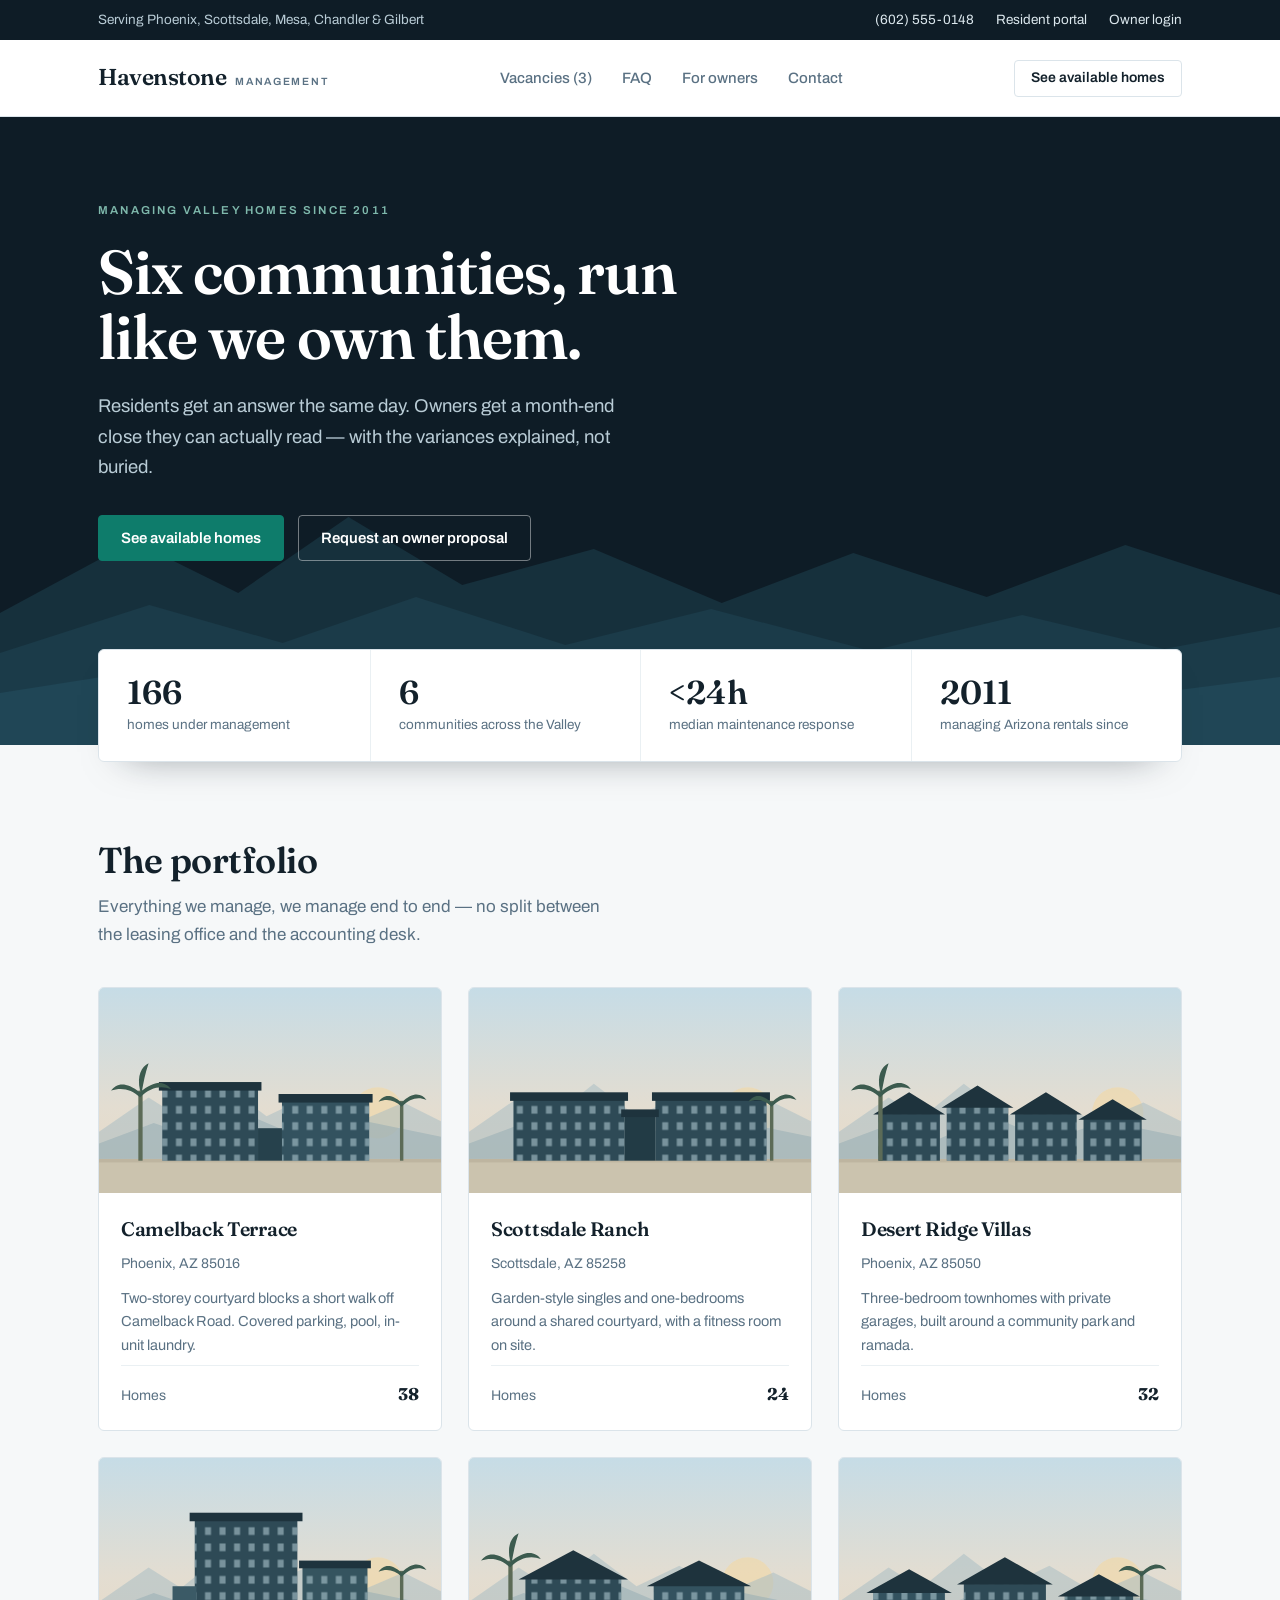
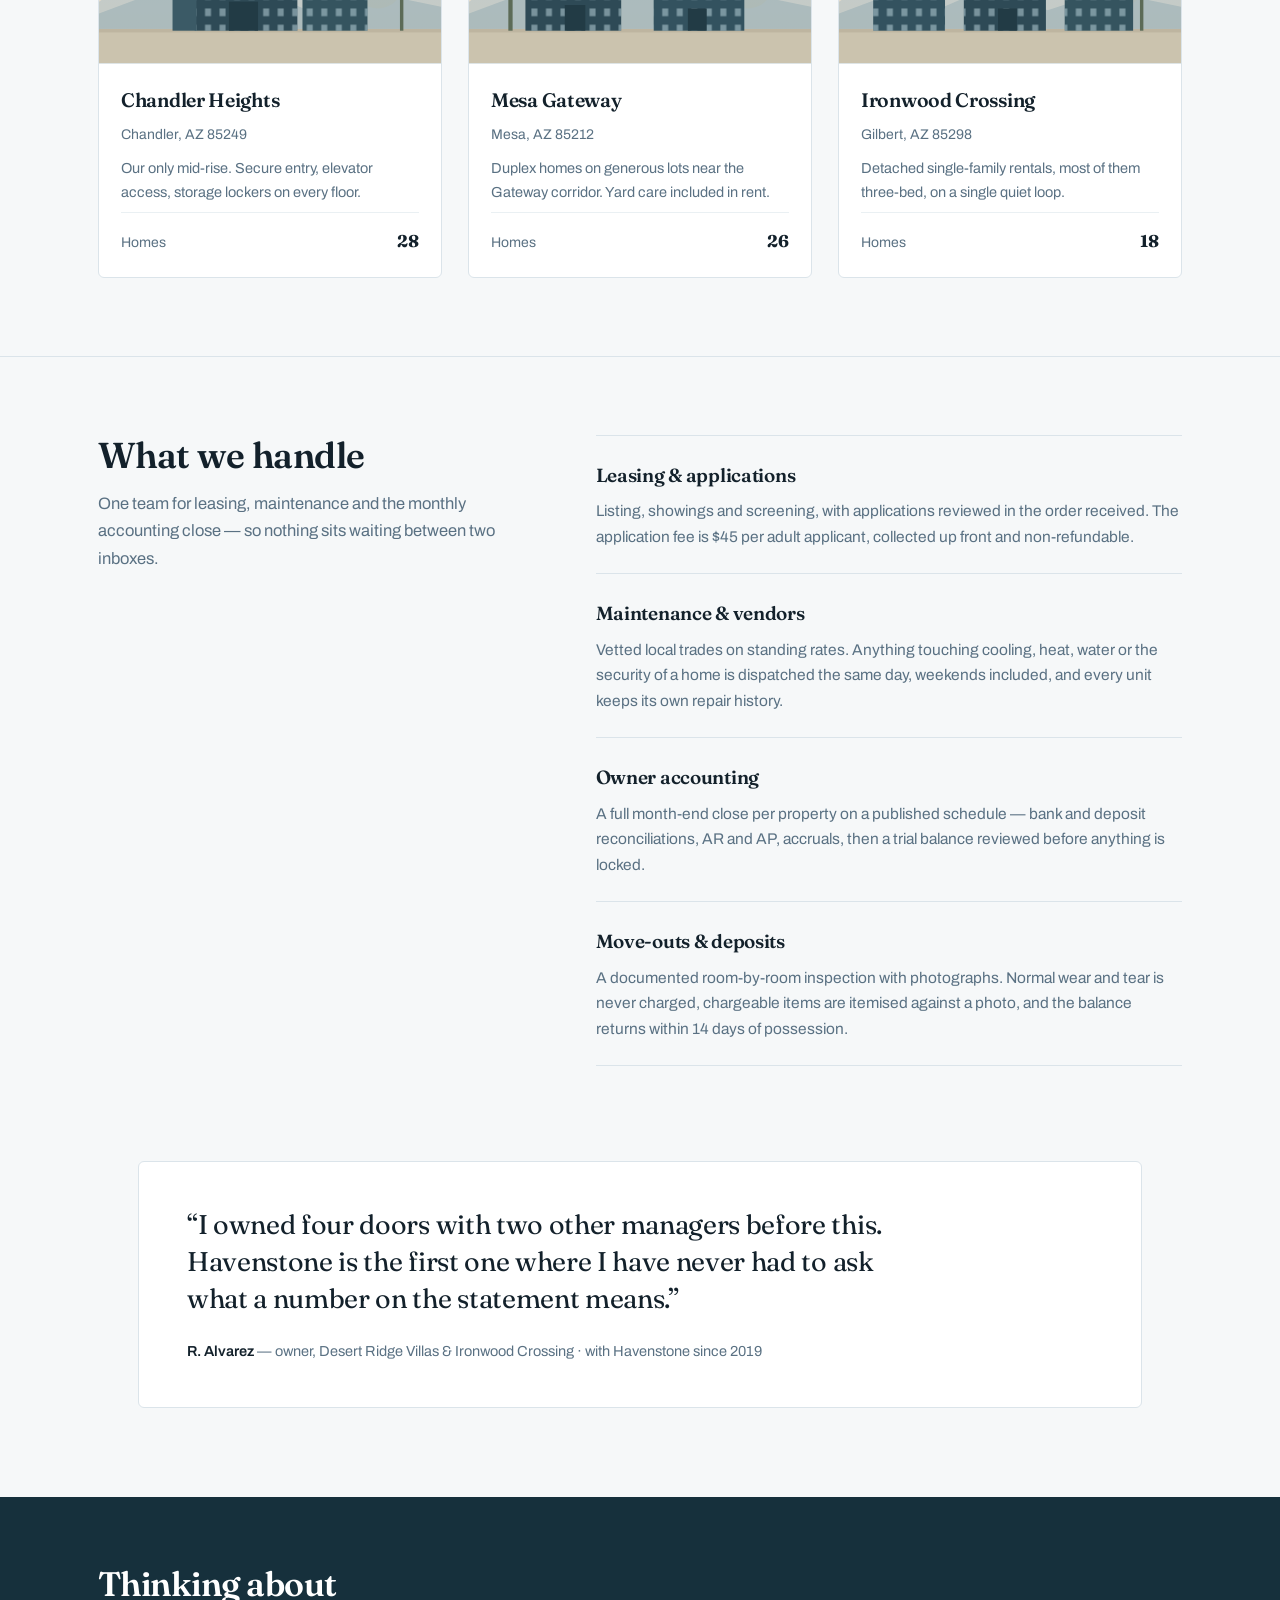
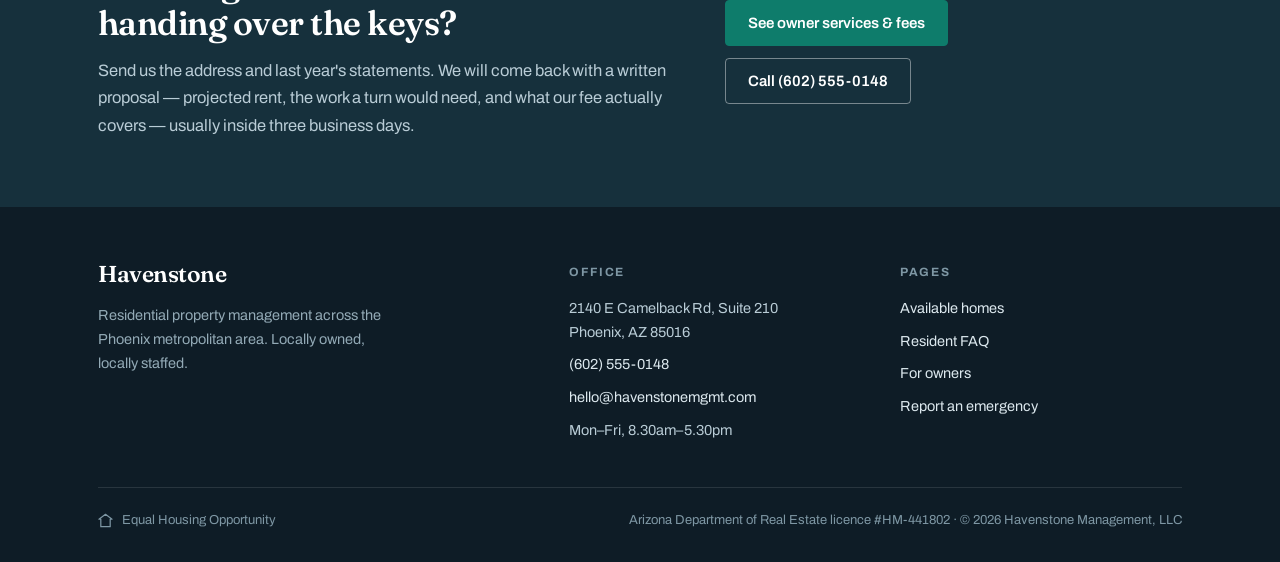
<file: index.html>
<!doctype html>
<html lang="en">
<head>
<meta charset="utf-8">
<meta name="viewport" content="width=device-width, initial-scale=1">
<title>Havenstone Management — Property management across the Valley</title>
<meta name="description" content="Havenstone Management operates six residential communities in Phoenix, Scottsdale, Mesa, Chandler and Gilbert. Leasing, maintenance and owner accounting under one roof since 2011.">
<link rel="preconnect" href="https://fonts.googleapis.com">
<link rel="preconnect" href="https://fonts.gstatic.com" crossorigin>
<link rel="stylesheet" href="https://fonts.googleapis.com/css2?family=Fraunces:opsz,wght@9..144,400;9..144,600;9..144,700&family=Archivo:wght@400;500;600;700&display=swap">
<link rel="stylesheet" href="assets/site.css">
</head>
<body>
<svg class="sprite" aria-hidden="true" focusable="false" xmlns="http://www.w3.org/2000/svg">
<defs>
  <linearGradient id="hv-sky" x1="0" y1="0" x2="0" y2="1">
    <stop offset="0" stop-color="#C6DCE6"/><stop offset=".58" stop-color="#E3DDD1"/><stop offset="1" stop-color="#E9D9C2"/>
  </linearGradient>
  <pattern id="hv-win" width="17" height="19" patternUnits="userSpaceOnUse">
    <rect x="5" y="5" width="7" height="9" fill="#BDD6DE" opacity=".52"/>
  </pattern>
  <g id="hv-base">
    <rect width="400" height="240" fill="url(#hv-sky)"/>
    <circle cx="326" cy="146" r="30" fill="#F2D9A6" opacity=".62"/>
    <path d="M0 168 L58 128 L96 152 L146 112 L196 150 L246 126 L300 158 L356 134 L400 156 L400 200 L0 200Z" fill="#A6BCC4" opacity=".5"/>
    <path d="M0 182 L64 158 L118 176 L178 150 L244 178 L312 156 L400 174 L400 205 L0 205Z" fill="#8CA6B0" opacity=".45"/>
    <rect y="200" width="400" height="40" fill="#CBC3AE"/>
    <rect y="200" width="400" height="4" fill="#B9B09A" opacity=".7"/>
  </g>
  <g id="hv-palm-l">
    <rect x="46" y="120" width="5" height="82" fill="#5C6B57"/>
    <path d="M48 122 C30 108 20 112 14 120 C26 116 38 118 48 128Z M48 122 C66 106 78 110 84 118 C72 114 60 116 48 128Z M48 120 C44 102 50 92 58 88 C54 100 52 110 50 122Z" fill="#3C5B4F"/>
  </g>
  <g id="hv-palm-r">
    <rect x="352" y="132" width="4" height="70" fill="#5C6B57"/>
    <path d="M354 134 C340 122 332 126 327 133 C337 129 346 131 354 139Z M354 134 C368 120 378 124 383 131 C373 127 364 129 354 139Z" fill="#3C5B4F"/>
  </g>

  <!-- Camelback Terrace: two-storey courtyard blocks -->
  <symbol id="sc-camelback" viewBox="0 0 400 240">
    <use href="#hv-base"/>
    <g>
      <rect x="74" y="118" width="112" height="84" fill="#2E4A56"/><rect x="74" y="118" width="112" height="84" fill="url(#hv-win)"/>
      <rect x="70" y="110" width="120" height="10" fill="#1E333D"/>
      <rect x="214" y="132" width="102" height="70" fill="#33525F"/><rect x="214" y="132" width="102" height="70" fill="url(#hv-win)"/>
      <rect x="210" y="124" width="110" height="10" fill="#1E333D"/>
      <rect x="186" y="164" width="28" height="38" fill="#26414C"/>
    </g>
    <use href="#hv-palm-l"/><use href="#hv-palm-r"/>
  </symbol>

  <!-- Scottsdale Ranch: long garden-style block with breezeway -->
  <symbol id="sc-scottsdale" viewBox="0 0 400 240">
    <use href="#hv-base"/>
    <g>
      <rect x="52" y="130" width="130" height="72" fill="#2E4A56"/><rect x="52" y="130" width="130" height="72" fill="url(#hv-win)"/>
      <rect x="218" y="130" width="130" height="72" fill="#2E4A56"/><rect x="218" y="130" width="130" height="72" fill="url(#hv-win)"/>
      <rect x="48" y="122" width="138" height="10" fill="#1E333D"/>
      <rect x="214" y="122" width="138" height="10" fill="#1E333D"/>
      <rect x="182" y="150" width="36" height="52" fill="#223B45"/>
      <rect x="178" y="142" width="44" height="9" fill="#1E333D"/>
    </g>
    <use href="#hv-palm-r"/>
  </symbol>

  <!-- Desert Ridge Villas: gabled townhome row -->
  <symbol id="sc-desertridge" viewBox="0 0 400 240">
    <use href="#hv-base"/>
    <g fill="#2E4A56">
      <rect x="46" y="146" width="72" height="56"/><rect x="126" y="138" width="72" height="64"/>
      <rect x="206" y="146" width="72" height="56"/><rect x="286" y="152" width="68" height="50"/>
    </g>
    <g fill="url(#hv-win)">
      <rect x="46" y="146" width="72" height="56"/><rect x="126" y="138" width="72" height="64"/>
      <rect x="206" y="146" width="72" height="56"/><rect x="286" y="152" width="68" height="50"/>
    </g>
    <g fill="#1E333D">
      <path d="M40 148 L82 122 L124 148Z"/><path d="M120 140 L162 114 L204 140Z"/>
      <path d="M200 148 L242 122 L284 148Z"/><path d="M280 154 L320 130 L360 154Z"/>
    </g>
    <use href="#hv-palm-l"/>
  </symbol>

  <!-- Chandler Heights: four-storey mid-rise -->
  <symbol id="sc-chandler" viewBox="0 0 400 240">
    <use href="#hv-base"/>
    <g>
      <rect x="112" y="72" width="120" height="130" fill="#2E4A56"/><rect x="112" y="72" width="120" height="130" fill="url(#hv-win)"/>
      <rect x="106" y="64" width="132" height="10" fill="#1E333D"/>
      <rect x="238" y="128" width="76" height="74" fill="#35545F"/><rect x="238" y="128" width="76" height="74" fill="url(#hv-win)"/>
      <rect x="234" y="120" width="84" height="9" fill="#1E333D"/>
      <rect x="152" y="168" width="34" height="34" fill="#223B45"/>
      <rect x="86" y="150" width="28" height="52" fill="#3B5A66"/>
    </g>
    <use href="#hv-palm-r"/>
  </symbol>

  <!-- Mesa Gateway: duplex pair -->
  <symbol id="sc-mesa" viewBox="0 0 400 240">
    <use href="#hv-base"/>
    <g>
      <rect x="66" y="140" width="112" height="62" fill="#2E4A56"/><rect x="66" y="140" width="112" height="62" fill="url(#hv-win)"/>
      <path d="M58 142 L122 108 L186 142Z" fill="#1E333D"/>
      <rect x="216" y="148" width="106" height="54" fill="#33525F"/><rect x="216" y="148" width="106" height="54" fill="url(#hv-win)"/>
      <path d="M208 150 L269 120 L330 150Z" fill="#1E333D"/>
      <rect x="112" y="172" width="24" height="30" fill="#223B45"/>
      <rect x="256" y="176" width="22" height="26" fill="#223B45"/>
    </g>
    <use href="#hv-palm-l"/>
  </symbol>

  <!-- Ironwood Crossing: detached single-family cluster -->
  <symbol id="sc-ironwood" viewBox="0 0 400 240">
    <use href="#hv-base"/>
    <g>
      <rect x="40" y="156" width="84" height="46" fill="#33525F"/><rect x="40" y="156" width="84" height="46" fill="url(#hv-win)"/>
      <path d="M32 158 L82 130 L132 158Z" fill="#1E333D"/>
      <rect x="146" y="146" width="96" height="56" fill="#2E4A56"/><rect x="146" y="146" width="96" height="56" fill="url(#hv-win)"/>
      <path d="M138 148 L194 116 L250 148Z" fill="#1E333D"/>
      <rect x="264" y="160" width="80" height="42" fill="#35545F"/><rect x="264" y="160" width="80" height="42" fill="url(#hv-win)"/>
      <path d="M256 162 L304 136 L352 162Z" fill="#1E333D"/>
      <rect x="186" y="176" width="22" height="26" fill="#223B45"/>
    </g>
    <use href="#hv-palm-r"/>
  </symbol>
</defs>
</svg>

<div class="utility"><div class="shell">
  <span>Serving Phoenix, Scottsdale, Mesa, Chandler &amp; Gilbert</span>
  <span class="utility-links">
    <a href="tel:+16025550148">(602) 555-0148</a>
    <a href="#contact">Resident portal</a>
    <a href="owners.html">Owner login</a>
  </span>
</div></div>

<header class="masthead"><div class="shell">
  <a class="brand" href="index.html">
    <span class="brand-mark">Havenstone</span>
    <span class="brand-sub">Management</span>
  </a>
  <nav aria-label="Main"><ul class="nav">
    <li><a href="vacancies.html">Vacancies (3)</a></li>
    <li><a href="faq.html">FAQ</a></li>
    <li><a href="owners.html">For owners</a></li>
    <li><a href="#contact">Contact</a></li>
  </ul></nav>
  <a class="btn btn-quiet btn-sm" href="vacancies.html">See available homes</a>
</div></header>

<div class="hero">
  <svg class="hero-art" viewBox="0 0 1440 300" preserveAspectRatio="none" aria-hidden="true">
    <path d="M0 168 L150 96 L268 148 L392 72 L520 140 L668 104 L812 158 L960 108 L1110 152 L1266 100 L1440 150 L1440 300 L0 300Z" fill="#16303C"/>
    <path d="M0 208 L168 160 L318 198 L468 152 L636 200 L800 164 L980 206 L1150 170 L1310 204 L1440 182 L1440 300 L0 300Z" fill="#1B3B49"/>
    <path d="M0 248 L200 220 L400 246 L610 216 L840 250 L1080 222 L1300 248 L1440 232 L1440 300 L0 300Z" fill="#204656"/>
  </svg>
  <div class="shell">
    <div class="hero-copy">
      <p class="eyebrow">Managing Valley homes since 2011</p>
      <h1>Six communities, run like we own them.</h1>
      <p class="hero-lede">Residents get an answer the same day. Owners get a month-end close they can actually read — with the variances explained, not buried.</p>
      <div class="hero-actions">
        <a class="btn" href="vacancies.html">See available homes</a>
        <a class="btn btn-ghost" href="owners.html">Request an owner proposal</a>
      </div>
    </div>
  </div>
</div>

<div class="shell statband"><div class="statband-inner">
  <div class="stat"><b>166</b><span>homes under management</span></div>
  <div class="stat"><b>6</b><span>communities across the Valley</span></div>
  <div class="stat"><b>&lt;24h</b><span>median maintenance response</span></div>
  <div class="stat"><b>2011</b><span>managing Arizona rentals since</span></div>
</div></div>

<section class="section">
  <div class="shell">
    <div class="section-head">
      <h2>The portfolio</h2>
      <p>Everything we manage, we manage end to end — no split between the leasing office and the accounting desk.</p>
    </div>
    <div class="portfolio">

      <article class="prop">
        <svg class="prop-art" viewBox="0 0 400 240" role="img" aria-label="Illustration of Camelback Terrace"><use href="#sc-camelback"/></svg>
        <div class="prop-body">
          <h3>Camelback Terrace</h3>
          <p class="prop-loc">Phoenix, AZ 85016</p>
          <p class="prop-note">Two-storey courtyard blocks a short walk off Camelback Road. Covered parking, pool, in-unit laundry.</p>
          <div class="prop-foot"><span>Homes</span><b>38</b></div>
        </div>
      </article>

      <article class="prop">
        <svg class="prop-art" viewBox="0 0 400 240" role="img" aria-label="Illustration of Scottsdale Ranch"><use href="#sc-scottsdale"/></svg>
        <div class="prop-body">
          <h3>Scottsdale Ranch</h3>
          <p class="prop-loc">Scottsdale, AZ 85258</p>
          <p class="prop-note">Garden-style singles and one-bedrooms around a shared courtyard, with a fitness room on site.</p>
          <div class="prop-foot"><span>Homes</span><b>24</b></div>
        </div>
      </article>

      <article class="prop">
        <svg class="prop-art" viewBox="0 0 400 240" role="img" aria-label="Illustration of Desert Ridge Villas"><use href="#sc-desertridge"/></svg>
        <div class="prop-body">
          <h3>Desert Ridge Villas</h3>
          <p class="prop-loc">Phoenix, AZ 85050</p>
          <p class="prop-note">Three-bedroom townhomes with private garages, built around a community park and ramada.</p>
          <div class="prop-foot"><span>Homes</span><b>32</b></div>
        </div>
      </article>

      <article class="prop">
        <svg class="prop-art" viewBox="0 0 400 240" role="img" aria-label="Illustration of Chandler Heights"><use href="#sc-chandler"/></svg>
        <div class="prop-body">
          <h3>Chandler Heights</h3>
          <p class="prop-loc">Chandler, AZ 85249</p>
          <p class="prop-note">Our only mid-rise. Secure entry, elevator access, storage lockers on every floor.</p>
          <div class="prop-foot"><span>Homes</span><b>28</b></div>
        </div>
      </article>

      <article class="prop">
        <svg class="prop-art" viewBox="0 0 400 240" role="img" aria-label="Illustration of Mesa Gateway"><use href="#sc-mesa"/></svg>
        <div class="prop-body">
          <h3>Mesa Gateway</h3>
          <p class="prop-loc">Mesa, AZ 85212</p>
          <p class="prop-note">Duplex homes on generous lots near the Gateway corridor. Yard care included in rent.</p>
          <div class="prop-foot"><span>Homes</span><b>26</b></div>
        </div>
      </article>

      <article class="prop">
        <svg class="prop-art" viewBox="0 0 400 240" role="img" aria-label="Illustration of Ironwood Crossing"><use href="#sc-ironwood"/></svg>
        <div class="prop-body">
          <h3>Ironwood Crossing</h3>
          <p class="prop-loc">Gilbert, AZ 85298</p>
          <p class="prop-note">Detached single-family rentals, most of them three-bed, on a single quiet loop.</p>
          <div class="prop-foot"><span>Homes</span><b>18</b></div>
        </div>
      </article>

    </div>
  </div>
</section>

<hr class="rule">

<section class="section">
  <div class="shell split">
    <div class="split-head">
      <h2>What we handle</h2>
      <p>One team for leasing, maintenance and the monthly accounting close — so nothing sits waiting between two inboxes.</p>
    </div>
    <ul class="services">
      <li class="service">
        <h3>Leasing &amp; applications</h3>
        <p>Listing, showings and screening, with applications reviewed in the order received. The application fee is $45 per adult applicant, collected up front and non-refundable.</p>
      </li>
      <li class="service">
        <h3>Maintenance &amp; vendors</h3>
        <p>Vetted local trades on standing rates. Anything touching cooling, heat, water or the security of a home is dispatched the same day, weekends included, and every unit keeps its own repair history.</p>
      </li>
      <li class="service">
        <h3>Owner accounting</h3>
        <p>A full month-end close per property on a published schedule — bank and deposit reconciliations, AR and AP, accruals, then a trial balance reviewed before anything is locked.</p>
      </li>
      <li class="service">
        <h3>Move-outs &amp; deposits</h3>
        <p>A documented room-by-room inspection with photographs. Normal wear and tear is never charged, chargeable items are itemised against a photo, and the balance returns within 14 days of possession.</p>
      </li>
    </ul>
  </div>
</section>

<section class="section-tight">
  <div class="shell">
    <figure class="quote">
      <blockquote>&ldquo;I owned four doors with two other managers before this. Havenstone is the first one where I have never had to ask what a number on the statement means.&rdquo;</blockquote>
      <figcaption><b>R. Alvarez</b> — owner, Desert Ridge Villas &amp; Ironwood Crossing · with Havenstone since 2019</figcaption>
    </figure>
  </div>
</section>

<section class="band" id="owners">
  <div class="shell">
    <div>
      <h2>Thinking about handing over the keys?</h2>
      <p>Send us the address and last year's statements. We will come back with a written proposal — projected rent, the work a turn would need, and what our fee actually covers — usually inside three business days.</p>
    </div>
    <div class="band-actions">
      <a class="btn" href="owners.html">See owner services &amp; fees</a>
      <a class="btn btn-ghost" href="tel:+16025550148">Call (602) 555-0148</a>
    </div>
  </div>
</section>

<footer class="footer" id="contact"><div class="shell">
  <div class="footer-cols">
    <div class="footer-brand">
      <span class="brand-mark">Havenstone</span>
      <p>Residential property management across the Phoenix metropolitan area. Locally owned, locally staffed.</p>
    </div>
    <div>
      <h4>Office</h4>
      <ul>
        <li>2140 E Camelback Rd, Suite 210<br>Phoenix, AZ 85016</li>
        <li><a href="tel:+16025550148">(602) 555-0148</a></li>
        <li><a href="mailto:hello@havenstonemgmt.com">hello@havenstonemgmt.com</a></li>
        <li>Mon&ndash;Fri, 8.30am&ndash;5.30pm</li>
      </ul>
    </div>
    <div>
      <h4>Pages</h4>
      <ul>
        <li><a href="vacancies.html">Available homes</a></li>
        <li><a href="faq.html">Resident FAQ</a></li>
        <li><a href="owners.html">For owners</a></li>
        <li><a href="tel:+16025550148">Report an emergency</a></li>
      </ul>
    </div>
  </div>
  <div class="footer-legal">
    <span class="eho">
      <svg width="15" height="15" viewBox="0 0 16 16" aria-hidden="true"><path d="M8 1.4 15 6.6h-2v8H3v-8H1L8 1.4Z" fill="none" stroke="#7E97A4" stroke-width="1.3" stroke-linejoin="round"/></svg>
      Equal Housing Opportunity
    </span>
    <span>Arizona Department of Real Estate licence #HM-441802 · &copy; 2026 Havenstone Management, LLC</span>
  </div>
</div></footer>
</body>
</html>
</file>
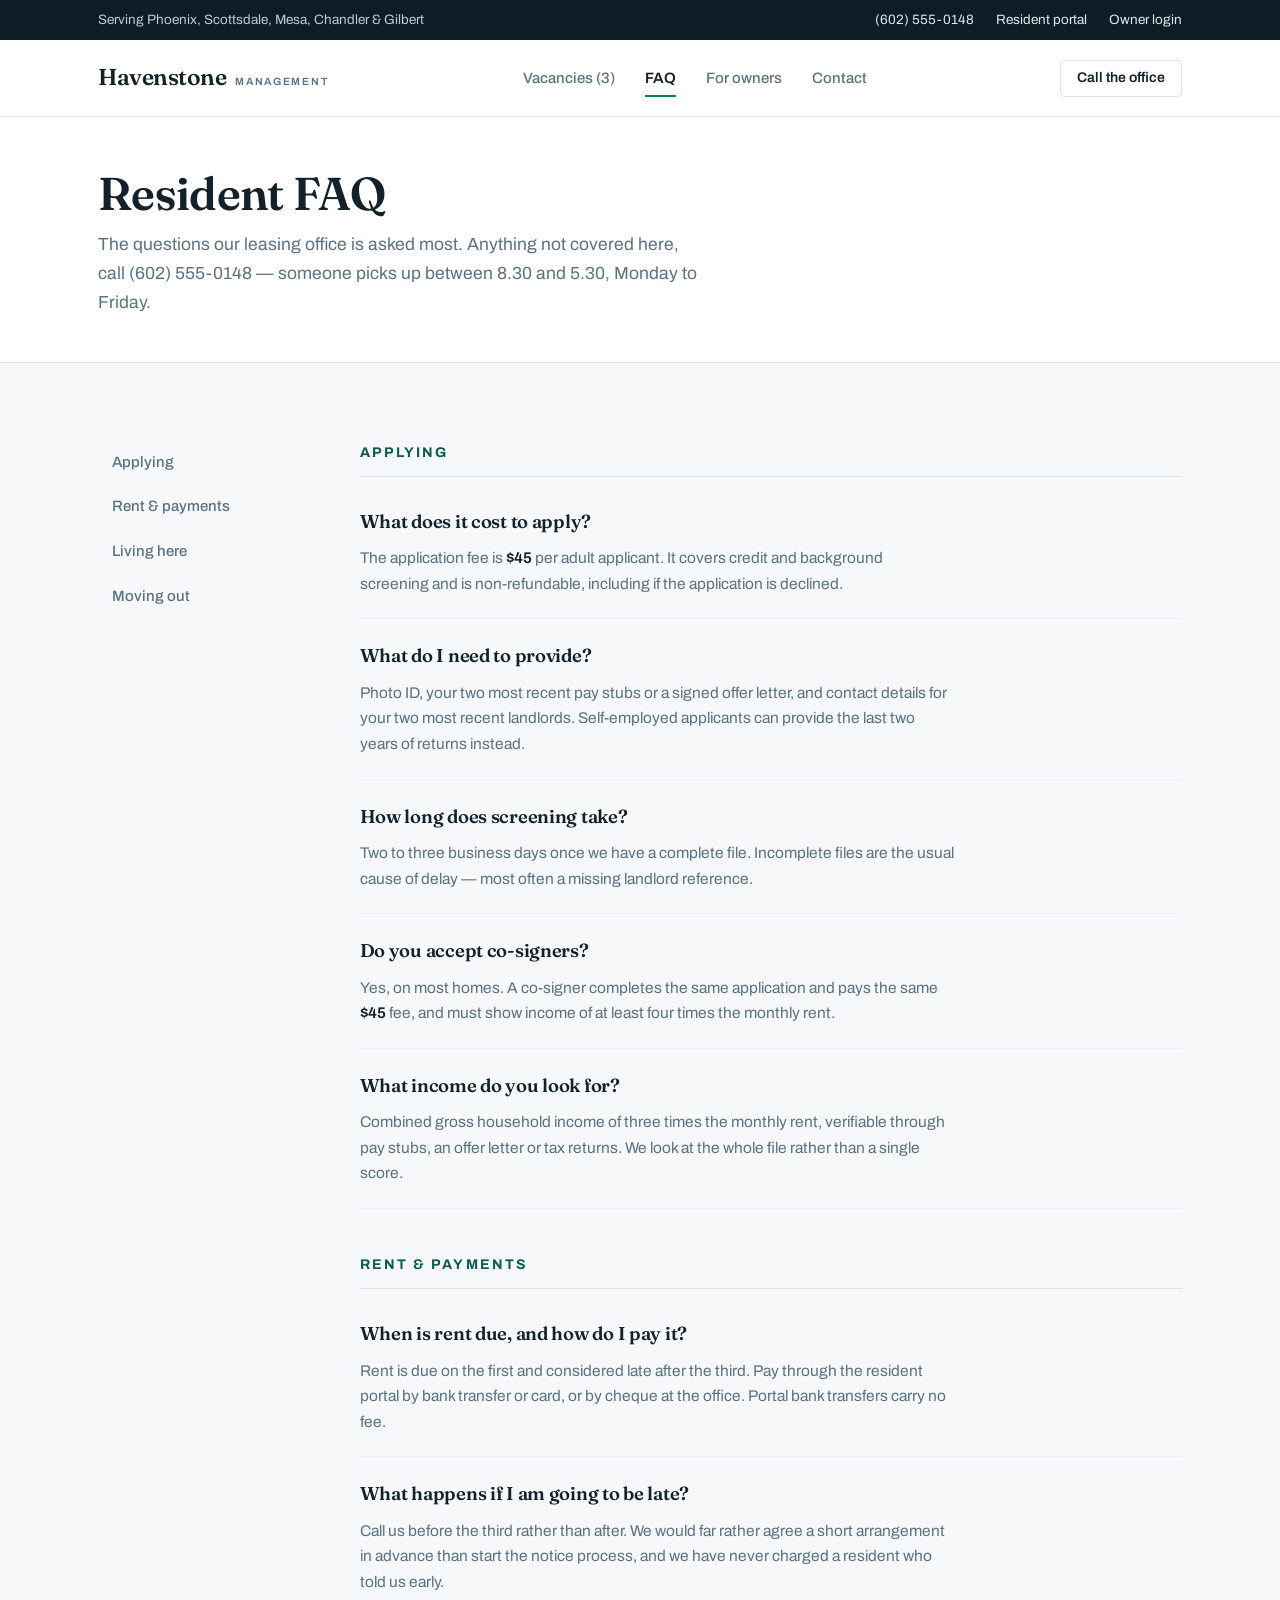
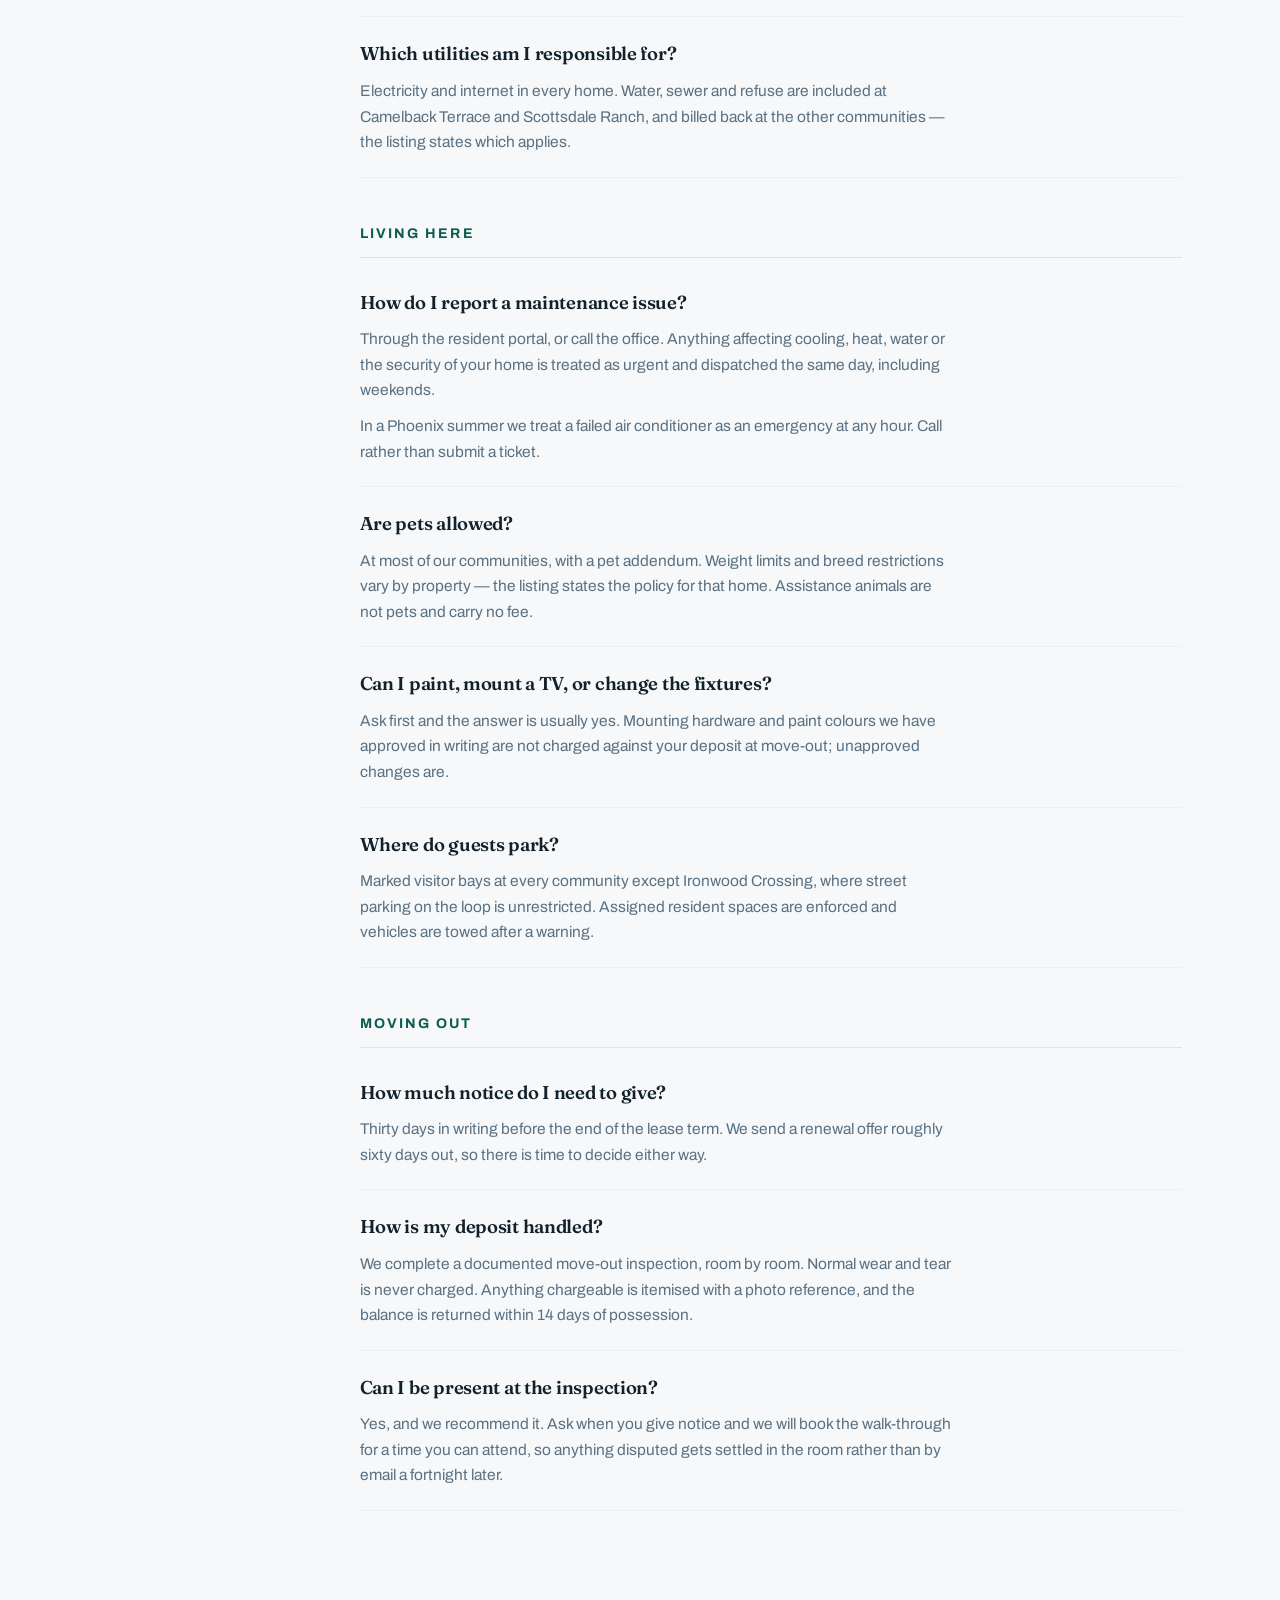
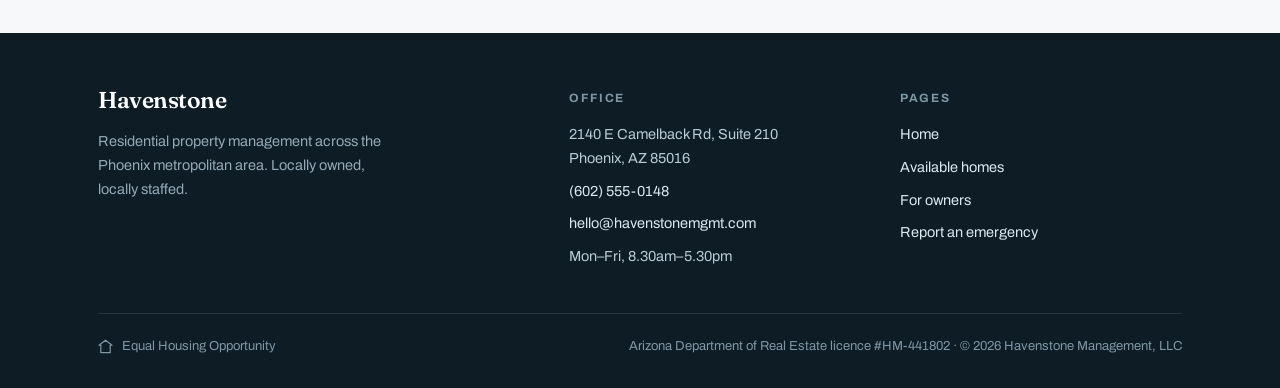
<file: faq.html>
<!doctype html>
<html lang="en">
<head>
<meta charset="utf-8">
<meta name="viewport" content="width=device-width, initial-scale=1">
<title>Resident FAQ — Havenstone Management</title>
<meta name="description" content="Applying, paying rent, maintenance, pets and move-out — the questions the Havenstone leasing office is asked most.">
<link rel="preconnect" href="https://fonts.googleapis.com">
<link rel="preconnect" href="https://fonts.gstatic.com" crossorigin>
<link rel="stylesheet" href="https://fonts.googleapis.com/css2?family=Fraunces:opsz,wght@9..144,400;9..144,600;9..144,700&family=Archivo:wght@400;500;600;700&display=swap">
<link rel="stylesheet" href="assets/site.css">
</head>
<body>

<div class="utility"><div class="shell">
  <span>Serving Phoenix, Scottsdale, Mesa, Chandler &amp; Gilbert</span>
  <span class="utility-links">
    <a href="tel:+16025550148">(602) 555-0148</a>
    <a href="index.html#contact">Resident portal</a>
    <a href="owners.html">Owner login</a>
  </span>
</div></div>

<header class="masthead"><div class="shell">
  <a class="brand" href="index.html">
    <span class="brand-mark">Havenstone</span>
    <span class="brand-sub">Management</span>
  </a>
  <nav aria-label="Main"><ul class="nav">
    <li><a href="vacancies.html">Vacancies (3)</a></li>
    <li><a href="faq.html" aria-current="page">FAQ</a></li>
    <li><a href="owners.html">For owners</a></li>
    <li><a href="index.html#contact">Contact</a></li>
  </ul></nav>
  <a class="btn btn-quiet btn-sm" href="tel:+16025550148">Call the office</a>
</div></header>

<div class="pagehead"><div class="shell">
  <h1>Resident FAQ</h1>
  <p>The questions our leasing office is asked most. Anything not covered here, call (602) 555-0148 — someone picks up between 8.30 and 5.30, Monday to Friday.</p>
</div></div>

<section class="section">
  <div class="shell faq-grid">

    <nav aria-label="On this page"><ul class="faq-nav">
      <li><a href="#applying">Applying</a></li>
      <li><a href="#rent">Rent &amp; payments</a></li>
      <li><a href="#living">Living here</a></li>
      <li><a href="#moving">Moving out</a></li>
    </ul></nav>

    <div>

      <div class="faq-group" id="applying">
        <h2>Applying</h2>

        <div class="qa">
          <h3>What does it cost to apply?</h3>
          <p>The application fee is <strong>$45</strong> per adult applicant. It covers credit and background screening and is non-refundable, including if the application is declined.</p>
        </div>

        <div class="qa">
          <h3>What do I need to provide?</h3>
          <p>Photo ID, your two most recent pay stubs or a signed offer letter, and contact details for your two most recent landlords. Self-employed applicants can provide the last two years of returns instead.</p>
        </div>

        <div class="qa">
          <h3>How long does screening take?</h3>
          <p>Two to three business days once we have a complete file. Incomplete files are the usual cause of delay — most often a missing landlord reference.</p>
        </div>

        <div class="qa">
          <h3>Do you accept co-signers?</h3>
          <p>Yes, on most homes. A co-signer completes the same application and pays the same <strong>$45</strong> fee, and must show income of at least four times the monthly rent.</p>
        </div>

        <div class="qa">
          <h3>What income do you look for?</h3>
          <p>Combined gross household income of three times the monthly rent, verifiable through pay stubs, an offer letter or tax returns. We look at the whole file rather than a single score.</p>
        </div>
      </div>

      <div class="faq-group" id="rent">
        <h2>Rent &amp; payments</h2>

        <div class="qa">
          <h3>When is rent due, and how do I pay it?</h3>
          <p>Rent is due on the first and considered late after the third. Pay through the resident portal by bank transfer or card, or by cheque at the office. Portal bank transfers carry no fee.</p>
        </div>

        <div class="qa">
          <h3>What happens if I am going to be late?</h3>
          <p>Call us before the third rather than after. We would far rather agree a short arrangement in advance than start the notice process, and we have never charged a resident who told us early.</p>
        </div>

        <div class="qa">
          <h3>Which utilities am I responsible for?</h3>
          <p>Electricity and internet in every home. Water, sewer and refuse are included at Camelback Terrace and Scottsdale Ranch, and billed back at the other communities — the listing states which applies.</p>
        </div>
      </div>

      <div class="faq-group" id="living">
        <h2>Living here</h2>

        <div class="qa">
          <h3>How do I report a maintenance issue?</h3>
          <p>Through the resident portal, or call the office. Anything affecting cooling, heat, water or the security of your home is treated as urgent and dispatched the same day, including weekends.</p>
          <p>In a Phoenix summer we treat a failed air conditioner as an emergency at any hour. Call rather than submit a ticket.</p>
        </div>

        <div class="qa">
          <h3>Are pets allowed?</h3>
          <p>At most of our communities, with a pet addendum. Weight limits and breed restrictions vary by property — the listing states the policy for that home. Assistance animals are not pets and carry no fee.</p>
        </div>

        <div class="qa">
          <h3>Can I paint, mount a TV, or change the fixtures?</h3>
          <p>Ask first and the answer is usually yes. Mounting hardware and paint colours we have approved in writing are not charged against your deposit at move-out; unapproved changes are.</p>
        </div>

        <div class="qa">
          <h3>Where do guests park?</h3>
          <p>Marked visitor bays at every community except Ironwood Crossing, where street parking on the loop is unrestricted. Assigned resident spaces are enforced and vehicles are towed after a warning.</p>
        </div>
      </div>

      <div class="faq-group" id="moving">
        <h2>Moving out</h2>

        <div class="qa">
          <h3>How much notice do I need to give?</h3>
          <p>Thirty days in writing before the end of the lease term. We send a renewal offer roughly sixty days out, so there is time to decide either way.</p>
        </div>

        <div class="qa">
          <h3>How is my deposit handled?</h3>
          <p>We complete a documented move-out inspection, room by room. Normal wear and tear is never charged. Anything chargeable is itemised with a photo reference, and the balance is returned within 14 days of possession.</p>
        </div>

        <div class="qa">
          <h3>Can I be present at the inspection?</h3>
          <p>Yes, and we recommend it. Ask when you give notice and we will book the walk-through for a time you can attend, so anything disputed gets settled in the room rather than by email a fortnight later.</p>
        </div>
      </div>

    </div>
  </div>
</section>

<footer class="footer"><div class="shell">
  <div class="footer-cols">
    <div class="footer-brand">
      <span class="brand-mark">Havenstone</span>
      <p>Residential property management across the Phoenix metropolitan area. Locally owned, locally staffed.</p>
    </div>
    <div>
      <h4>Office</h4>
      <ul>
        <li>2140 E Camelback Rd, Suite 210<br>Phoenix, AZ 85016</li>
        <li><a href="tel:+16025550148">(602) 555-0148</a></li>
        <li><a href="mailto:hello@havenstonemgmt.com">hello@havenstonemgmt.com</a></li>
        <li>Mon&ndash;Fri, 8.30am&ndash;5.30pm</li>
      </ul>
    </div>
    <div>
      <h4>Pages</h4>
      <ul>
        <li><a href="index.html">Home</a></li>
        <li><a href="vacancies.html">Available homes</a></li>
        <li><a href="owners.html">For owners</a></li>
        <li><a href="tel:+16025550148">Report an emergency</a></li>
      </ul>
    </div>
  </div>
  <div class="footer-legal">
    <span class="eho">
      <svg width="15" height="15" viewBox="0 0 16 16" aria-hidden="true"><path d="M8 1.4 15 6.6h-2v8H3v-8H1L8 1.4Z" fill="none" stroke="#7E97A4" stroke-width="1.3" stroke-linejoin="round"/></svg>
      Equal Housing Opportunity
    </span>
    <span>Arizona Department of Real Estate licence #HM-441802 · &copy; 2026 Havenstone Management, LLC</span>
  </div>
</div></footer>
</body>
</html>
</file>
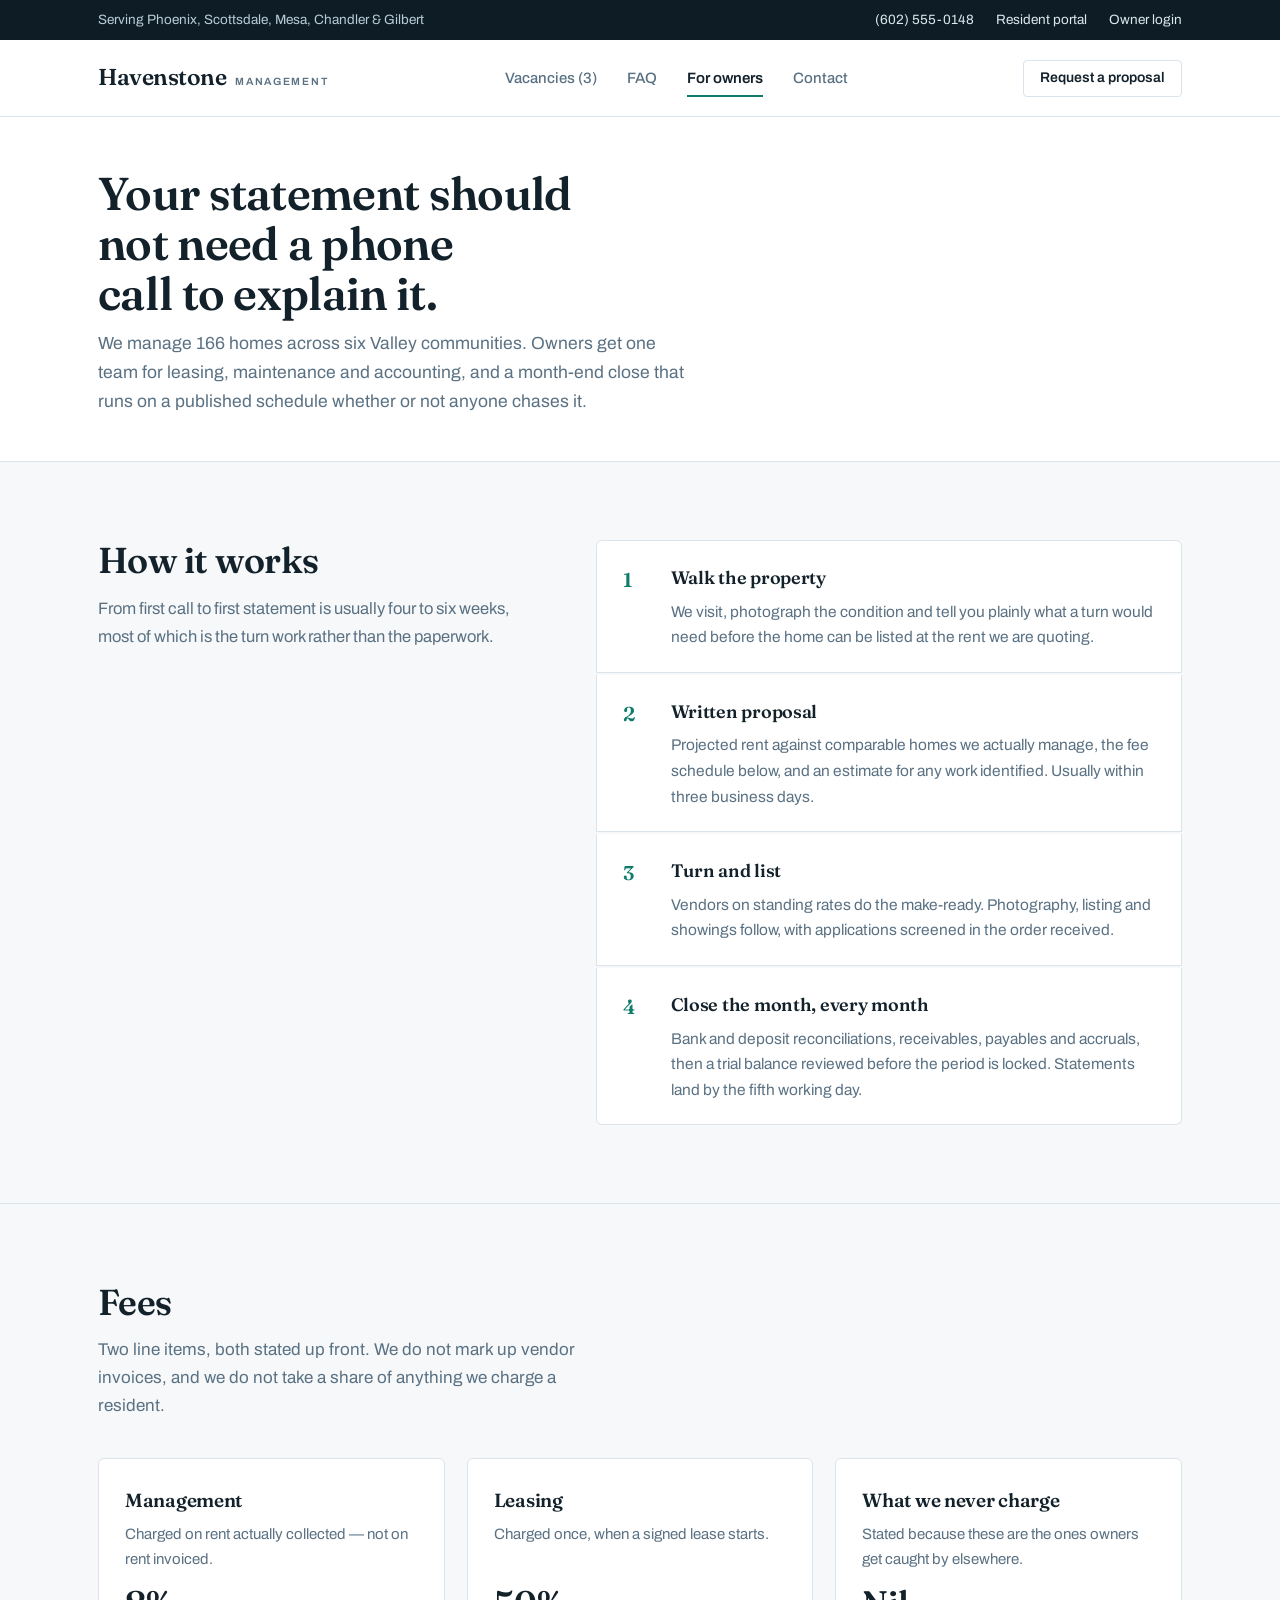
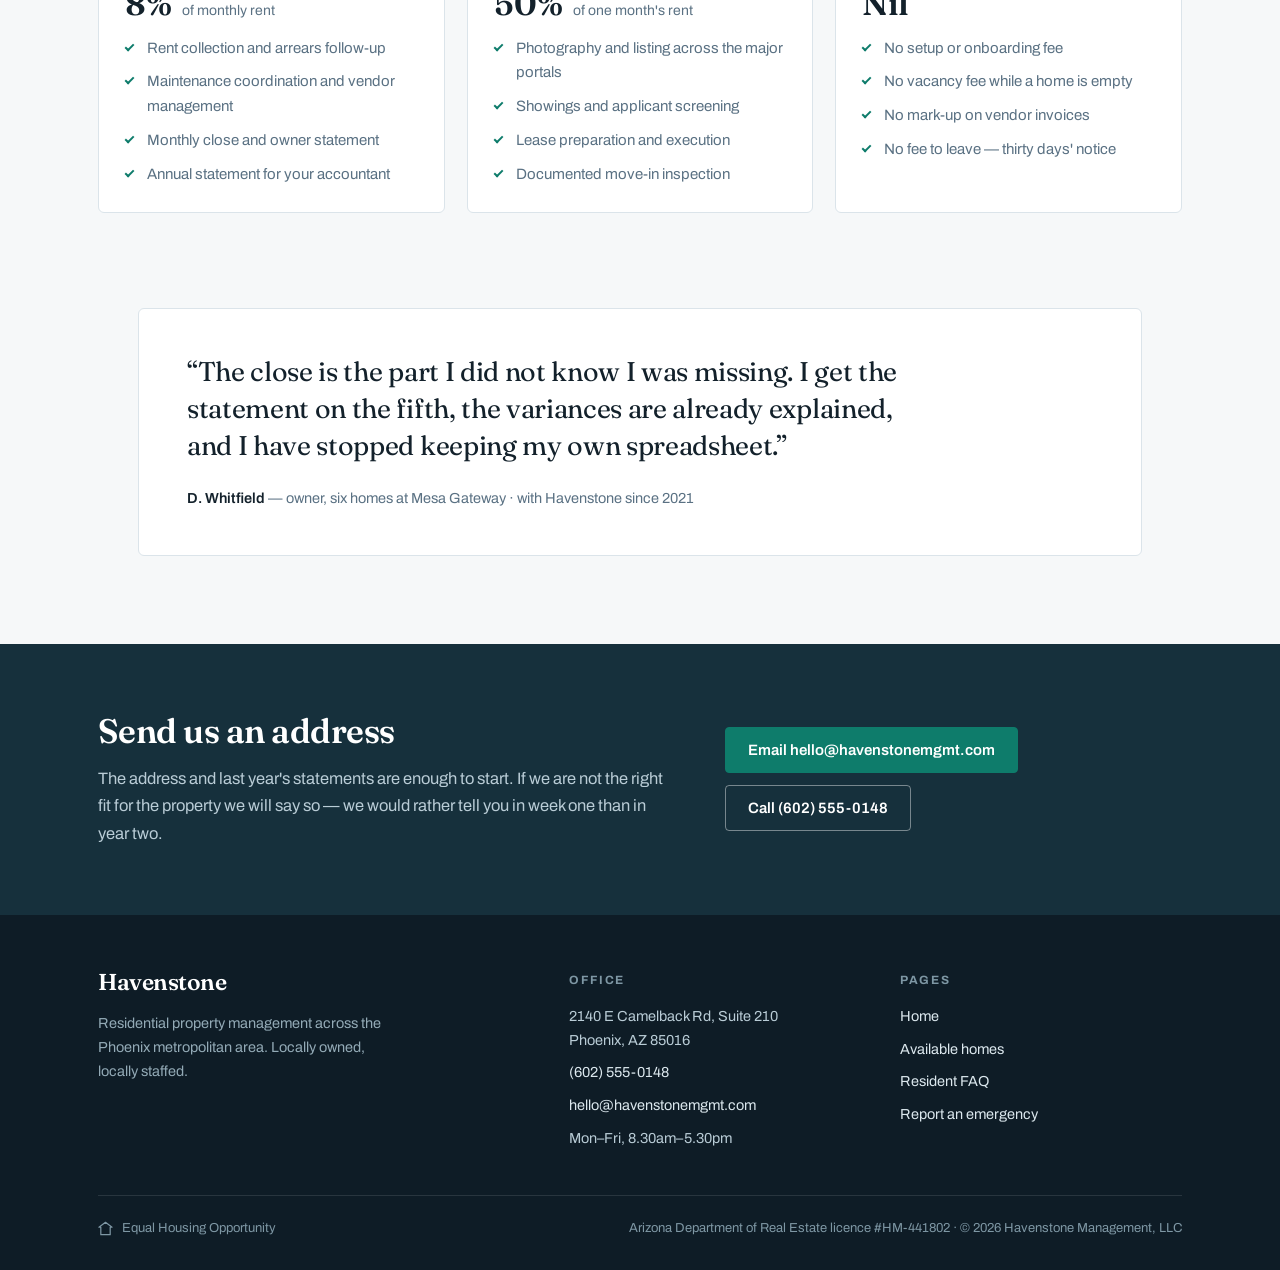
<file: owners.html>
<!doctype html>
<html lang="en">
<head>
<meta charset="utf-8">
<meta name="viewport" content="width=device-width, initial-scale=1">
<title>For owners — Havenstone Management</title>
<meta name="description" content="Management services, fees and the month-end close schedule for owners working with Havenstone Management in the Phoenix metropolitan area.">
<link rel="preconnect" href="https://fonts.googleapis.com">
<link rel="preconnect" href="https://fonts.gstatic.com" crossorigin>
<link rel="stylesheet" href="https://fonts.googleapis.com/css2?family=Fraunces:opsz,wght@9..144,400;9..144,600;9..144,700&family=Archivo:wght@400;500;600;700&display=swap">
<link rel="stylesheet" href="assets/site.css">
</head>
<body>

<div class="utility"><div class="shell">
  <span>Serving Phoenix, Scottsdale, Mesa, Chandler &amp; Gilbert</span>
  <span class="utility-links">
    <a href="tel:+16025550148">(602) 555-0148</a>
    <a href="index.html#contact">Resident portal</a>
    <a href="owners.html">Owner login</a>
  </span>
</div></div>

<header class="masthead"><div class="shell">
  <a class="brand" href="index.html">
    <span class="brand-mark">Havenstone</span>
    <span class="brand-sub">Management</span>
  </a>
  <nav aria-label="Main"><ul class="nav">
    <li><a href="vacancies.html">Vacancies (3)</a></li>
    <li><a href="faq.html">FAQ</a></li>
    <li><a href="owners.html" aria-current="page">For owners</a></li>
    <li><a href="index.html#contact">Contact</a></li>
  </ul></nav>
  <a class="btn btn-quiet btn-sm" href="tel:+16025550148">Request a proposal</a>
</div></header>

<div class="pagehead"><div class="shell">
  <h1>Your statement should not need a phone call to explain it.</h1>
  <p>We manage 166 homes across six Valley communities. Owners get one team for leasing, maintenance and accounting, and a month-end close that runs on a published schedule whether or not anyone chases it.</p>
</div></div>

<section class="section">
  <div class="shell split">
    <div class="split-head">
      <h2>How it works</h2>
      <p>From first call to first statement is usually four to six weeks, most of which is the turn work rather than the paperwork.</p>
    </div>
    <ol class="steps">
      <li>
        <h3>Walk the property</h3>
        <p>We visit, photograph the condition and tell you plainly what a turn would need before the home can be listed at the rent we are quoting.</p>
      </li>
      <li>
        <h3>Written proposal</h3>
        <p>Projected rent against comparable homes we actually manage, the fee schedule below, and an estimate for any work identified. Usually within three business days.</p>
      </li>
      <li>
        <h3>Turn and list</h3>
        <p>Vendors on standing rates do the make-ready. Photography, listing and showings follow, with applications screened in the order received.</p>
      </li>
      <li>
        <h3>Close the month, every month</h3>
        <p>Bank and deposit reconciliations, receivables, payables and accruals, then a trial balance reviewed before the period is locked. Statements land by the fifth working day.</p>
      </li>
    </ol>
  </div>
</section>

<hr class="rule">

<section class="section">
  <div class="shell">
    <div class="section-head">
      <h2>Fees</h2>
      <p>Two line items, both stated up front. We do not mark up vendor invoices, and we do not take a share of anything we charge a resident.</p>
    </div>
    <div class="priced">
      <div class="plan">
        <h3>Management</h3>
        <p class="plan-note">Charged on rent actually collected — not on rent invoiced.</p>
        <p class="rate">8%<small> of monthly rent</small></p>
        <ul>
          <li>Rent collection and arrears follow-up</li>
          <li>Maintenance coordination and vendor management</li>
          <li>Monthly close and owner statement</li>
          <li>Annual statement for your accountant</li>
        </ul>
      </div>
      <div class="plan">
        <h3>Leasing</h3>
        <p class="plan-note">Charged once, when a signed lease starts.</p>
        <p class="rate">50%<small> of one month's rent</small></p>
        <ul>
          <li>Photography and listing across the major portals</li>
          <li>Showings and applicant screening</li>
          <li>Lease preparation and execution</li>
          <li>Documented move-in inspection</li>
        </ul>
      </div>
      <div class="plan">
        <h3>What we never charge</h3>
        <p class="plan-note">Stated because these are the ones owners get caught by elsewhere.</p>
        <p class="rate">Nil</p>
        <ul>
          <li>No setup or onboarding fee</li>
          <li>No vacancy fee while a home is empty</li>
          <li>No mark-up on vendor invoices</li>
          <li>No fee to leave — thirty days' notice</li>
        </ul>
      </div>
    </div>
  </div>
</section>

<section class="section-tight">
  <div class="shell">
    <figure class="quote">
      <blockquote>&ldquo;The close is the part I did not know I was missing. I get the statement on the fifth, the variances are already explained, and I have stopped keeping my own spreadsheet.&rdquo;</blockquote>
      <figcaption><b>D. Whitfield</b> — owner, six homes at Mesa Gateway · with Havenstone since 2021</figcaption>
    </figure>
  </div>
</section>

<section class="band">
  <div class="shell">
    <div>
      <h2>Send us an address</h2>
      <p>The address and last year's statements are enough to start. If we are not the right fit for the property we will say so — we would rather tell you in week one than in year two.</p>
    </div>
    <div class="band-actions">
      <a class="btn" href="mailto:hello@havenstonemgmt.com">Email hello@havenstonemgmt.com</a>
      <a class="btn btn-ghost" href="tel:+16025550148">Call (602) 555-0148</a>
    </div>
  </div>
</section>

<footer class="footer"><div class="shell">
  <div class="footer-cols">
    <div class="footer-brand">
      <span class="brand-mark">Havenstone</span>
      <p>Residential property management across the Phoenix metropolitan area. Locally owned, locally staffed.</p>
    </div>
    <div>
      <h4>Office</h4>
      <ul>
        <li>2140 E Camelback Rd, Suite 210<br>Phoenix, AZ 85016</li>
        <li><a href="tel:+16025550148">(602) 555-0148</a></li>
        <li><a href="mailto:hello@havenstonemgmt.com">hello@havenstonemgmt.com</a></li>
        <li>Mon&ndash;Fri, 8.30am&ndash;5.30pm</li>
      </ul>
    </div>
    <div>
      <h4>Pages</h4>
      <ul>
        <li><a href="index.html">Home</a></li>
        <li><a href="vacancies.html">Available homes</a></li>
        <li><a href="faq.html">Resident FAQ</a></li>
        <li><a href="tel:+16025550148">Report an emergency</a></li>
      </ul>
    </div>
  </div>
  <div class="footer-legal">
    <span class="eho">
      <svg width="15" height="15" viewBox="0 0 16 16" aria-hidden="true"><path d="M8 1.4 15 6.6h-2v8H3v-8H1L8 1.4Z" fill="none" stroke="#7E97A4" stroke-width="1.3" stroke-linejoin="round"/></svg>
      Equal Housing Opportunity
    </span>
    <span>Arizona Department of Real Estate licence #HM-441802 · &copy; 2026 Havenstone Management, LLC</span>
  </div>
</div></footer>
</body>
</html>
</file>
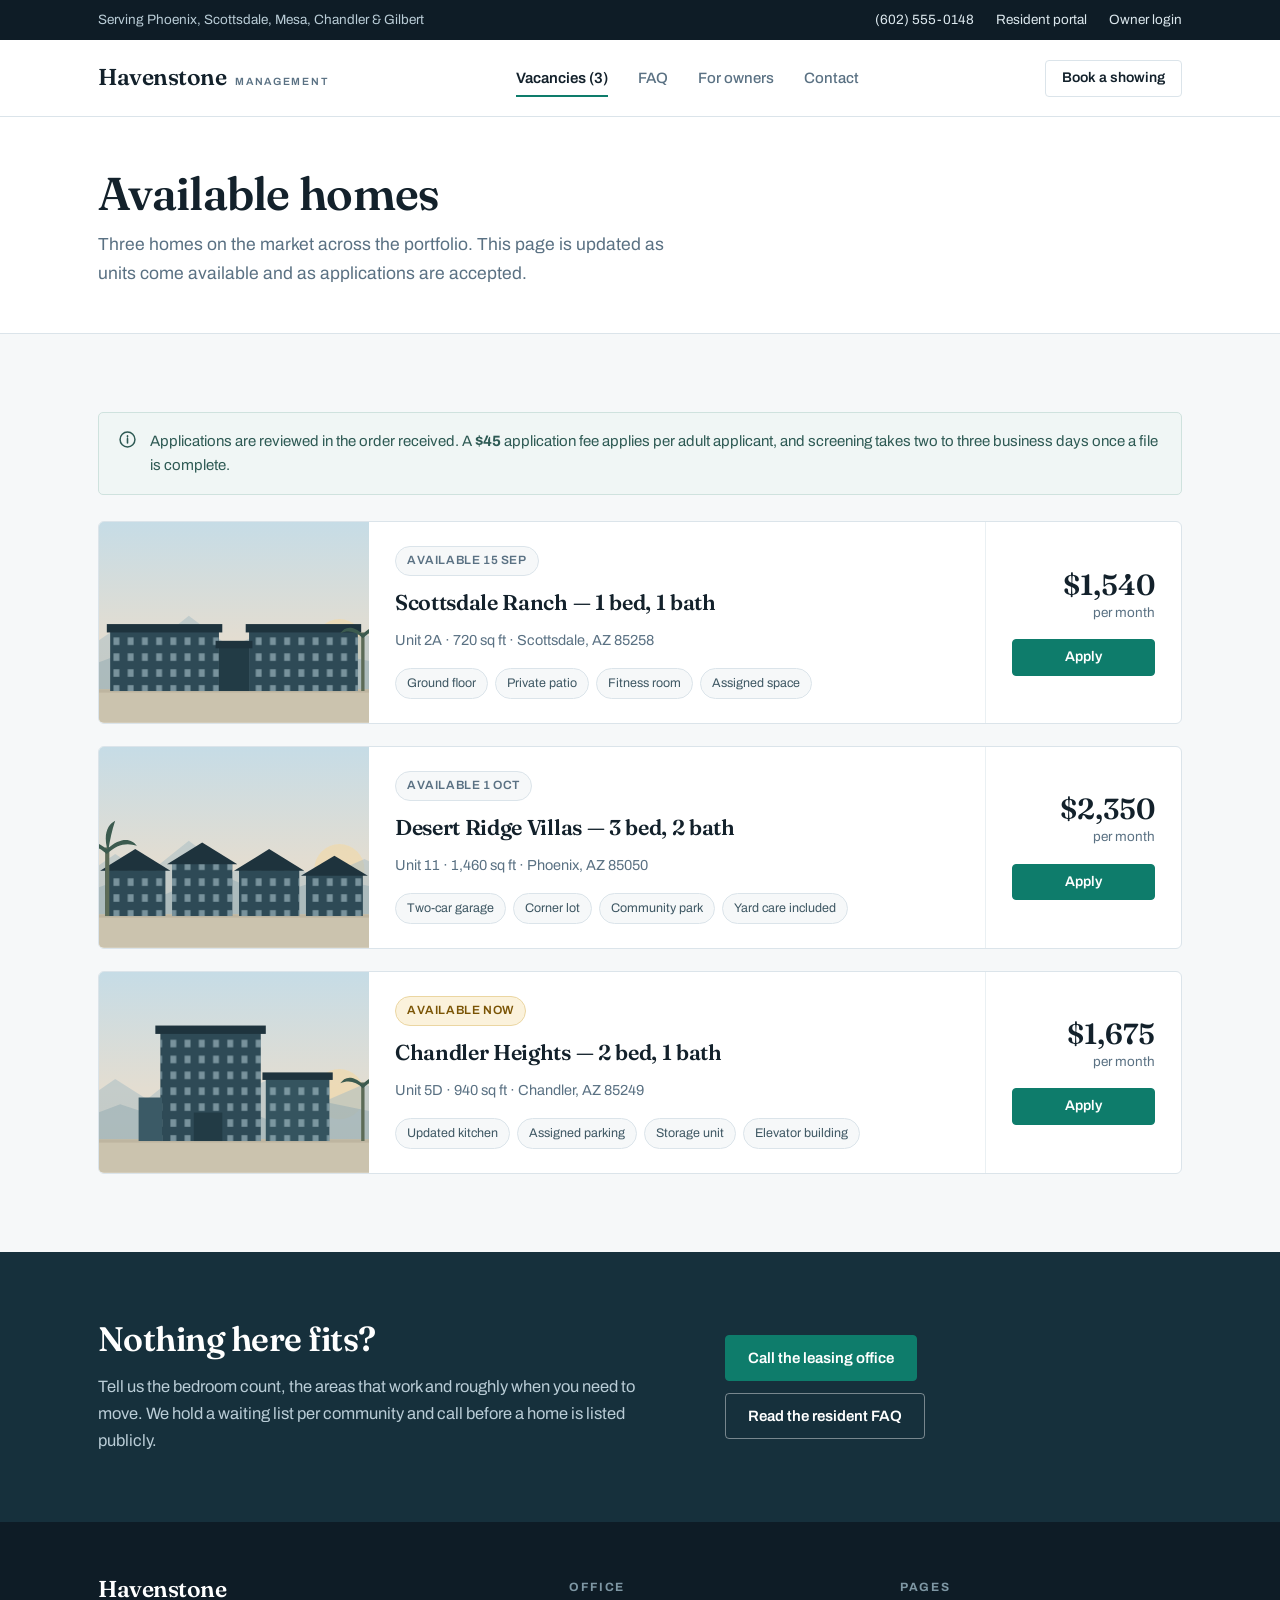
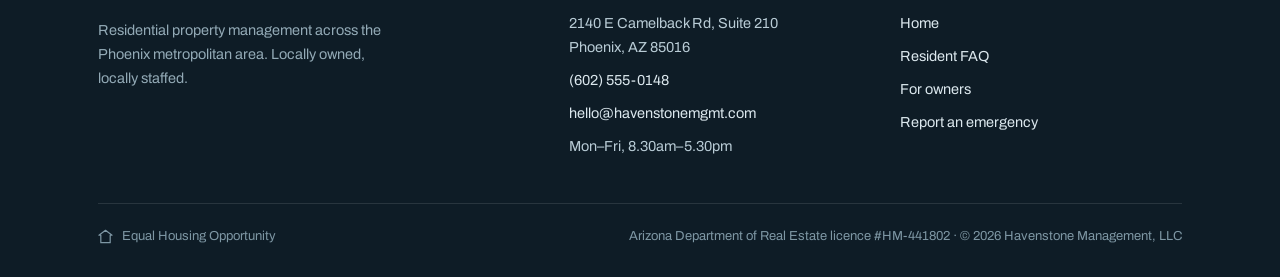
<file: vacancies.html>
<!doctype html>
<html lang="en">
<head>
<meta charset="utf-8">
<meta name="viewport" content="width=device-width, initial-scale=1">
<title>Available homes — Havenstone Management</title>
<meta name="description" content="Current vacancies across Havenstone Management's six Phoenix-area communities, updated as homes come to market.">
<link rel="preconnect" href="https://fonts.googleapis.com">
<link rel="preconnect" href="https://fonts.gstatic.com" crossorigin>
<link rel="stylesheet" href="https://fonts.googleapis.com/css2?family=Fraunces:opsz,wght@9..144,400;9..144,600;9..144,700&family=Archivo:wght@400;500;600;700&display=swap">
<link rel="stylesheet" href="assets/site.css">
</head>
<body>
<svg class="sprite" aria-hidden="true" focusable="false" xmlns="http://www.w3.org/2000/svg">
<defs>
  <linearGradient id="hv-sky" x1="0" y1="0" x2="0" y2="1">
    <stop offset="0" stop-color="#C6DCE6"/><stop offset=".58" stop-color="#E3DDD1"/><stop offset="1" stop-color="#E9D9C2"/>
  </linearGradient>
  <pattern id="hv-win" width="17" height="19" patternUnits="userSpaceOnUse">
    <rect x="5" y="5" width="7" height="9" fill="#BDD6DE" opacity=".52"/>
  </pattern>
  <g id="hv-base">
    <rect width="400" height="240" fill="url(#hv-sky)"/>
    <circle cx="326" cy="146" r="30" fill="#F2D9A6" opacity=".62"/>
    <path d="M0 168 L58 128 L96 152 L146 112 L196 150 L246 126 L300 158 L356 134 L400 156 L400 200 L0 200Z" fill="#A6BCC4" opacity=".5"/>
    <path d="M0 182 L64 158 L118 176 L178 150 L244 178 L312 156 L400 174 L400 205 L0 205Z" fill="#8CA6B0" opacity=".45"/>
    <rect y="200" width="400" height="40" fill="#CBC3AE"/>
    <rect y="200" width="400" height="4" fill="#B9B09A" opacity=".7"/>
  </g>
  <g id="hv-palm-l">
    <rect x="46" y="120" width="5" height="82" fill="#5C6B57"/>
    <path d="M48 122 C30 108 20 112 14 120 C26 116 38 118 48 128Z M48 122 C66 106 78 110 84 118 C72 114 60 116 48 128Z M48 120 C44 102 50 92 58 88 C54 100 52 110 50 122Z" fill="#3C5B4F"/>
  </g>
  <g id="hv-palm-r">
    <rect x="352" y="132" width="4" height="70" fill="#5C6B57"/>
    <path d="M354 134 C340 122 332 126 327 133 C337 129 346 131 354 139Z M354 134 C368 120 378 124 383 131 C373 127 364 129 354 139Z" fill="#3C5B4F"/>
  </g>

  <!-- Camelback Terrace: two-storey courtyard blocks -->
  <symbol id="sc-camelback" viewBox="0 0 400 240">
    <use href="#hv-base"/>
    <g>
      <rect x="74" y="118" width="112" height="84" fill="#2E4A56"/><rect x="74" y="118" width="112" height="84" fill="url(#hv-win)"/>
      <rect x="70" y="110" width="120" height="10" fill="#1E333D"/>
      <rect x="214" y="132" width="102" height="70" fill="#33525F"/><rect x="214" y="132" width="102" height="70" fill="url(#hv-win)"/>
      <rect x="210" y="124" width="110" height="10" fill="#1E333D"/>
      <rect x="186" y="164" width="28" height="38" fill="#26414C"/>
    </g>
    <use href="#hv-palm-l"/><use href="#hv-palm-r"/>
  </symbol>

  <!-- Scottsdale Ranch: long garden-style block with breezeway -->
  <symbol id="sc-scottsdale" viewBox="0 0 400 240">
    <use href="#hv-base"/>
    <g>
      <rect x="52" y="130" width="130" height="72" fill="#2E4A56"/><rect x="52" y="130" width="130" height="72" fill="url(#hv-win)"/>
      <rect x="218" y="130" width="130" height="72" fill="#2E4A56"/><rect x="218" y="130" width="130" height="72" fill="url(#hv-win)"/>
      <rect x="48" y="122" width="138" height="10" fill="#1E333D"/>
      <rect x="214" y="122" width="138" height="10" fill="#1E333D"/>
      <rect x="182" y="150" width="36" height="52" fill="#223B45"/>
      <rect x="178" y="142" width="44" height="9" fill="#1E333D"/>
    </g>
    <use href="#hv-palm-r"/>
  </symbol>

  <!-- Desert Ridge Villas: gabled townhome row -->
  <symbol id="sc-desertridge" viewBox="0 0 400 240">
    <use href="#hv-base"/>
    <g fill="#2E4A56">
      <rect x="46" y="146" width="72" height="56"/><rect x="126" y="138" width="72" height="64"/>
      <rect x="206" y="146" width="72" height="56"/><rect x="286" y="152" width="68" height="50"/>
    </g>
    <g fill="url(#hv-win)">
      <rect x="46" y="146" width="72" height="56"/><rect x="126" y="138" width="72" height="64"/>
      <rect x="206" y="146" width="72" height="56"/><rect x="286" y="152" width="68" height="50"/>
    </g>
    <g fill="#1E333D">
      <path d="M40 148 L82 122 L124 148Z"/><path d="M120 140 L162 114 L204 140Z"/>
      <path d="M200 148 L242 122 L284 148Z"/><path d="M280 154 L320 130 L360 154Z"/>
    </g>
    <use href="#hv-palm-l"/>
  </symbol>

  <!-- Chandler Heights: four-storey mid-rise -->
  <symbol id="sc-chandler" viewBox="0 0 400 240">
    <use href="#hv-base"/>
    <g>
      <rect x="112" y="72" width="120" height="130" fill="#2E4A56"/><rect x="112" y="72" width="120" height="130" fill="url(#hv-win)"/>
      <rect x="106" y="64" width="132" height="10" fill="#1E333D"/>
      <rect x="238" y="128" width="76" height="74" fill="#35545F"/><rect x="238" y="128" width="76" height="74" fill="url(#hv-win)"/>
      <rect x="234" y="120" width="84" height="9" fill="#1E333D"/>
      <rect x="152" y="168" width="34" height="34" fill="#223B45"/>
      <rect x="86" y="150" width="28" height="52" fill="#3B5A66"/>
    </g>
    <use href="#hv-palm-r"/>
  </symbol>

  <!-- Mesa Gateway: duplex pair -->
  <symbol id="sc-mesa" viewBox="0 0 400 240">
    <use href="#hv-base"/>
    <g>
      <rect x="66" y="140" width="112" height="62" fill="#2E4A56"/><rect x="66" y="140" width="112" height="62" fill="url(#hv-win)"/>
      <path d="M58 142 L122 108 L186 142Z" fill="#1E333D"/>
      <rect x="216" y="148" width="106" height="54" fill="#33525F"/><rect x="216" y="148" width="106" height="54" fill="url(#hv-win)"/>
      <path d="M208 150 L269 120 L330 150Z" fill="#1E333D"/>
      <rect x="112" y="172" width="24" height="30" fill="#223B45"/>
      <rect x="256" y="176" width="22" height="26" fill="#223B45"/>
    </g>
    <use href="#hv-palm-l"/>
  </symbol>

  <!-- Ironwood Crossing: detached single-family cluster -->
  <symbol id="sc-ironwood" viewBox="0 0 400 240">
    <use href="#hv-base"/>
    <g>
      <rect x="40" y="156" width="84" height="46" fill="#33525F"/><rect x="40" y="156" width="84" height="46" fill="url(#hv-win)"/>
      <path d="M32 158 L82 130 L132 158Z" fill="#1E333D"/>
      <rect x="146" y="146" width="96" height="56" fill="#2E4A56"/><rect x="146" y="146" width="96" height="56" fill="url(#hv-win)"/>
      <path d="M138 148 L194 116 L250 148Z" fill="#1E333D"/>
      <rect x="264" y="160" width="80" height="42" fill="#35545F"/><rect x="264" y="160" width="80" height="42" fill="url(#hv-win)"/>
      <path d="M256 162 L304 136 L352 162Z" fill="#1E333D"/>
      <rect x="186" y="176" width="22" height="26" fill="#223B45"/>
    </g>
    <use href="#hv-palm-r"/>
  </symbol>
</defs>
</svg>

<div class="utility"><div class="shell">
  <span>Serving Phoenix, Scottsdale, Mesa, Chandler &amp; Gilbert</span>
  <span class="utility-links">
    <a href="tel:+16025550148">(602) 555-0148</a>
    <a href="index.html#contact">Resident portal</a>
    <a href="owners.html">Owner login</a>
  </span>
</div></div>

<header class="masthead"><div class="shell">
  <a class="brand" href="index.html">
    <span class="brand-mark">Havenstone</span>
    <span class="brand-sub">Management</span>
  </a>
  <nav aria-label="Main"><ul class="nav">
    <li><a href="vacancies.html" aria-current="page">Vacancies (3)</a></li>
    <li><a href="faq.html">FAQ</a></li>
    <li><a href="owners.html">For owners</a></li>
    <li><a href="index.html#contact">Contact</a></li>
  </ul></nav>
  <a class="btn btn-quiet btn-sm" href="tel:+16025550148">Book a showing</a>
</div></header>

<div class="pagehead"><div class="shell">
  <h1>Available homes</h1>
  <p>Three homes on the market across the portfolio. This page is updated as units come available and as applications are accepted.</p>
</div></div>

<section class="section">
  <div class="shell">

    <p class="notice">
      <svg width="17" height="17" viewBox="0 0 16 16" aria-hidden="true"><circle cx="8" cy="8" r="7" fill="none" stroke="currentColor" stroke-width="1.4"/><path d="M8 7.2v4M8 4.6v.9" stroke="currentColor" stroke-width="1.5" stroke-linecap="round"/></svg>
      <span>Applications are reviewed in the order received. A <strong>$45</strong> application fee applies per adult applicant, and screening takes two to three business days once a file is complete.</span>
    </p>

    <div class="listings" style="margin-top:26px">

      <article class="listing">
        <svg class="listing-art" viewBox="0 0 400 240" preserveAspectRatio="xMidYMid slice" role="img" aria-label="Illustration of Scottsdale Ranch"><use href="#sc-scottsdale"/></svg>
        <div class="listing-main">
          <span class="badge badge-soon">Available 15 Sep</span>
          <h2>Scottsdale Ranch &mdash; 1 bed, 1 bath</h2>
          <p class="listing-meta">Unit 2A · 720 sq ft · Scottsdale, AZ 85258</p>
          <ul class="tags"><li>Ground floor</li><li>Private patio</li><li>Fitness room</li><li>Assigned space</li></ul>
        </div>
        <div class="listing-price">
          <b>$1,540</b><span>per month</span>
          <a class="btn btn-sm" href="index.html#contact">Apply</a>
        </div>
      </article>

      <article class="listing">
        <svg class="listing-art" viewBox="0 0 400 240" preserveAspectRatio="xMidYMid slice" role="img" aria-label="Illustration of Desert Ridge Villas"><use href="#sc-desertridge"/></svg>
        <div class="listing-main">
          <span class="badge badge-soon">Available 1 Oct</span>
          <h2>Desert Ridge Villas &mdash; 3 bed, 2 bath</h2>
          <p class="listing-meta">Unit 11 · 1,460 sq ft · Phoenix, AZ 85050</p>
          <ul class="tags"><li>Two-car garage</li><li>Corner lot</li><li>Community park</li><li>Yard care included</li></ul>
        </div>
        <div class="listing-price">
          <b>$2,350</b><span>per month</span>
          <a class="btn btn-sm" href="index.html#contact">Apply</a>
        </div>
      </article>

      <article class="listing">
        <svg class="listing-art" viewBox="0 0 400 240" preserveAspectRatio="xMidYMid slice" role="img" aria-label="Illustration of Chandler Heights"><use href="#sc-chandler"/></svg>
        <div class="listing-main">
          <span class="badge badge-now">Available now</span>
          <h2>Chandler Heights &mdash; 2 bed, 1 bath</h2>
          <p class="listing-meta">Unit 5D · 940 sq ft · Chandler, AZ 85249</p>
          <ul class="tags"><li>Updated kitchen</li><li>Assigned parking</li><li>Storage unit</li><li>Elevator building</li></ul>
        </div>
        <div class="listing-price">
          <b>$1,675</b><span>per month</span>
          <a class="btn btn-sm" href="index.html#contact">Apply</a>
        </div>
      </article>

    </div>
  </div>
</section>

<section class="band">
  <div class="shell">
    <div>
      <h2>Nothing here fits?</h2>
      <p>Tell us the bedroom count, the areas that work and roughly when you need to move. We hold a waiting list per community and call before a home is listed publicly.</p>
    </div>
    <div class="band-actions">
      <a class="btn" href="tel:+16025550148">Call the leasing office</a>
      <a class="btn btn-ghost" href="faq.html">Read the resident FAQ</a>
    </div>
  </div>
</section>

<footer class="footer"><div class="shell">
  <div class="footer-cols">
    <div class="footer-brand">
      <span class="brand-mark">Havenstone</span>
      <p>Residential property management across the Phoenix metropolitan area. Locally owned, locally staffed.</p>
    </div>
    <div>
      <h4>Office</h4>
      <ul>
        <li>2140 E Camelback Rd, Suite 210<br>Phoenix, AZ 85016</li>
        <li><a href="tel:+16025550148">(602) 555-0148</a></li>
        <li><a href="mailto:hello@havenstonemgmt.com">hello@havenstonemgmt.com</a></li>
        <li>Mon&ndash;Fri, 8.30am&ndash;5.30pm</li>
      </ul>
    </div>
    <div>
      <h4>Pages</h4>
      <ul>
        <li><a href="index.html">Home</a></li>
        <li><a href="faq.html">Resident FAQ</a></li>
        <li><a href="owners.html">For owners</a></li>
        <li><a href="tel:+16025550148">Report an emergency</a></li>
      </ul>
    </div>
  </div>
  <div class="footer-legal">
    <span class="eho">
      <svg width="15" height="15" viewBox="0 0 16 16" aria-hidden="true"><path d="M8 1.4 15 6.6h-2v8H3v-8H1L8 1.4Z" fill="none" stroke="#7E97A4" stroke-width="1.3" stroke-linejoin="round"/></svg>
      Equal Housing Opportunity
    </span>
    <span>Arizona Department of Real Estate licence #HM-441802 · &copy; 2026 Havenstone Management, LLC</span>
  </div>
</div></footer>
</body>
</html>
</file>
<file: assets/site.css>
/* Havenstone Management — site styles.
   Committed to a single light appearance on purpose: this site is shown on a
   live stream, and a dark-mode variant would render differently on the
   presenter's machine than on the one it was checked on. */

:root{
  color-scheme: light;
  --ground:#0E1C26;
  --ground-2:#16303C;
  --paper:#F6F8F9;
  --surface:#FFFFFF;
  --ink:#13212B;
  --muted:#5A7183;
  --line:#DBE4EA;
  --line-soft:#EAF0F3;
  --accent:#0E7C6B;
  --accent-dark:#0A5C50;
  --signal:#C98A12;
  --on-dark:#B9CCD6;

  --display:"Fraunces",Georgia,"Times New Roman",serif;
  --body:"Archivo","Helvetica Neue",Arial,sans-serif;

  --shell:1140px;
  --pad:28px;
}

*,*::before,*::after{box-sizing:border-box}

body{
  margin:0;
  background:var(--paper);
  color:var(--ink);
  font:400 16.5px/1.65 var(--body);
  -webkit-font-smoothing:antialiased;
}

h1,h2,h3{font-family:var(--display);font-weight:600;letter-spacing:-.015em;text-wrap:balance;margin:0}
p{margin:0}
img,svg{max-width:100%}
a{color:var(--accent-dark)}
:focus-visible{outline:2px solid var(--accent);outline-offset:3px;border-radius:2px}

.shell{max-width:var(--shell);margin:0 auto;padding:0 var(--pad)}
.sprite{position:absolute;width:0;height:0;overflow:hidden}

/* ---------- utility strip + masthead ---------- */

.utility{background:var(--ground);color:var(--on-dark);font-size:13.5px}
.utility .shell{display:flex;justify-content:space-between;align-items:center;gap:20px;
  min-height:40px;flex-wrap:wrap;padding-top:9px;padding-bottom:9px}
.utility a{color:#DCE8EE;text-decoration:none}
.utility a:hover{color:#fff;text-decoration:underline}
.utility-links{display:flex;gap:22px;align-items:center}

.masthead{background:var(--surface);border-bottom:1px solid var(--line);
  position:sticky;top:0;z-index:20}
.masthead .shell{display:flex;align-items:center;justify-content:space-between;
  gap:24px;min-height:76px}

.brand{display:flex;align-items:baseline;gap:9px;text-decoration:none;color:var(--ink)}
.brand-mark{font-family:var(--display);font-size:23px;font-weight:600;letter-spacing:-.02em;line-height:1}
.brand-sub{font-size:10.5px;letter-spacing:.16em;text-transform:uppercase;color:var(--muted);font-weight:600}

.nav{display:flex;align-items:center;gap:30px;list-style:none;margin:0;padding:0;font-size:15px}
.nav a{text-decoration:none;color:var(--muted);font-weight:500;padding:6px 0;display:inline-block}
.nav a:hover{color:var(--ink)}
.nav a[aria-current]{color:var(--ink);font-weight:600;box-shadow:inset 0 -2px 0 var(--accent)}

.btn{display:inline-flex;align-items:center;justify-content:center;gap:8px;
  background:var(--accent);color:#fff;text-decoration:none;font-weight:600;font-size:15px;
  padding:13px 22px;border-radius:4px;border:1px solid var(--accent);line-height:1.2}
.btn:hover{background:var(--accent-dark);border-color:var(--accent-dark)}
.btn-ghost{background:transparent;color:#fff;border-color:rgba(255,255,255,.42)}
.btn-ghost:hover{background:rgba(255,255,255,.1);border-color:#fff}
.btn-quiet{background:var(--surface);color:var(--ink);border-color:var(--line)}
.btn-quiet:hover{background:var(--paper);border-color:var(--muted)}
.btn-sm{padding:9px 16px;font-size:14px}

/* ---------- hero ---------- */

.hero{position:relative;background:var(--ground);color:#fff;overflow:hidden;isolation:isolate}
.hero-art{position:absolute;inset:auto 0 0 0;width:100%;height:min(62%,300px);z-index:-1;display:block}
.hero .shell{position:relative;padding-top:84px;padding-bottom:184px}
.hero-copy{max-width:640px}
.eyebrow{font-size:11.5px;letter-spacing:.19em;text-transform:uppercase;font-weight:600;
  color:#7FB9AC;margin-bottom:20px}
.hero h1{font-size:clamp(38px,5.4vw,62px);line-height:1.04;margin-bottom:22px}
.hero-lede{color:var(--on-dark);font-size:18.5px;max-width:48ch;margin-bottom:32px}
.hero-actions{display:flex;gap:14px;flex-wrap:wrap}

/* ---------- stat band, straddling the hero edge ---------- */

.statband{position:relative;margin-top:-96px;z-index:2}
.statband-inner{background:var(--surface);border:1px solid var(--line);border-radius:6px;
  box-shadow:0 18px 40px -28px rgba(14,28,38,.55);
  display:grid;grid-template-columns:repeat(4,1fr)}
.stat{padding:26px 28px;border-left:1px solid var(--line-soft)}
.stat:first-child{border-left:0}
.stat b{display:block;font-family:var(--display);font-size:33px;font-weight:600;line-height:1;
  margin-bottom:7px;font-variant-numeric:tabular-nums}
.stat span{font-size:13.5px;color:var(--muted);display:block;line-height:1.4}

/* ---------- sections ---------- */

.section{padding:78px 0}
.section-tight{padding:0 0 72px}
.section-head{max-width:56ch;margin-bottom:38px}
.section-head h2{font-size:clamp(27px,3.2vw,36px);line-height:1.15;margin-bottom:12px}
.section-head p{color:var(--muted);font-size:17px}
.rule{height:1px;background:var(--line);border:0;margin:0}

/* ---------- property portfolio ---------- */

.portfolio{display:grid;grid-template-columns:repeat(auto-fill,minmax(310px,1fr));gap:26px}
.prop{background:var(--surface);border:1px solid var(--line);border-radius:6px;overflow:hidden;
  display:flex;flex-direction:column}
.prop-art{display:block;width:100%;aspect-ratio:5/3;background:#DDE7EA}
.prop-body{padding:20px 22px 22px;display:flex;flex-direction:column;gap:7px;flex:1}
.prop h3{font-size:19.5px}
.prop-loc{font-size:14px;color:var(--muted)}
.prop-note{font-size:14.5px;color:var(--muted);margin-top:4px}
.prop-foot{margin-top:auto;padding-top:14px;display:flex;justify-content:space-between;
  align-items:baseline;border-top:1px solid var(--line-soft);font-size:14px;color:var(--muted)}
.prop-foot b{font-family:var(--display);font-size:17px;color:var(--ink);font-variant-numeric:tabular-nums}

/* ---------- services: sticky heading, listed detail ---------- */

.split{display:grid;grid-template-columns:minmax(0,.85fr) minmax(0,1.15fr);gap:64px;align-items:start}
.split-head{position:sticky;top:110px}
.split-head h2{font-size:clamp(27px,3.2vw,36px);line-height:1.15;margin-bottom:14px}
.split-head p{color:var(--muted)}
.services{display:flex;flex-direction:column;gap:0;margin:0;padding:0;list-style:none}
.service{padding:24px 0;border-top:1px solid var(--line)}
.service:last-child{border-bottom:1px solid var(--line)}
.service h3{font-size:19px;margin-bottom:7px}
.service p{color:var(--muted);font-size:15.5px}

/* ---------- quote ---------- */

.quote{background:var(--surface);border:1px solid var(--line);border-radius:6px;padding:44px 48px}
.quote blockquote{margin:0;font-family:var(--display);font-size:clamp(21px,2.5vw,27px);
  line-height:1.38;letter-spacing:-.012em;max-width:44ch}
.quote figcaption{margin-top:22px;font-size:14.5px;color:var(--muted)}
.quote figcaption b{color:var(--ink);font-weight:600}

/* ---------- dark call-to-action band ---------- */

.band{background:var(--ground-2);color:#fff}
.band .shell{padding-top:68px;padding-bottom:68px;display:grid;
  grid-template-columns:minmax(0,1.25fr) minmax(0,1fr);gap:56px;align-items:center}
.band h2{font-size:clamp(26px,3vw,34px);line-height:1.15;margin-bottom:14px}
.band p{color:var(--on-dark);font-size:16.5px}
.band-actions{display:flex;flex-direction:column;gap:12px;align-items:flex-start}

/* ---------- listings ---------- */

.pagehead{background:var(--surface);border-bottom:1px solid var(--line)}
.pagehead .shell{padding-top:52px;padding-bottom:44px}
.pagehead h1{font-size:clamp(32px,4.4vw,46px);line-height:1.08;margin-bottom:12px;max-width:20ch}
.pagehead p{color:var(--muted);font-size:17.5px;max-width:60ch}

.notice{display:flex;gap:14px;align-items:flex-start;background:#F0F6F5;
  border:1px solid #CFE2DE;border-radius:5px;padding:16px 20px;color:#2E5A54;font-size:15px}
.notice svg{flex:none;margin-top:2px}

.listings{display:grid;gap:22px}
.listing{background:var(--surface);border:1px solid var(--line);border-radius:6px;overflow:hidden;
  display:grid;grid-template-columns:270px minmax(0,1fr) auto;align-items:stretch}
.listing-art{width:100%;height:100%;min-height:190px;object-fit:cover;display:block;background:#DDE7EA}
.listing-main{padding:24px 26px;display:flex;flex-direction:column;gap:9px}
.listing-main h2{font-size:21.5px}
.listing-meta{color:var(--muted);font-size:14.5px}
.tags{display:flex;flex-wrap:wrap;gap:7px;list-style:none;margin:6px 0 0;padding:0}
.tags li{font-size:12.5px;color:#3E5763;background:var(--paper);border:1px solid var(--line);
  border-radius:99px;padding:4px 11px}
.badge{display:inline-flex;align-items:center;gap:6px;font-size:12px;font-weight:600;
  letter-spacing:.05em;text-transform:uppercase;border-radius:99px;padding:4px 11px;align-self:flex-start}
.badge-now{background:#FBF2DC;color:#7A5405;border:1px solid #EBD6A2}
.badge-soon{background:var(--paper);color:var(--muted);border:1px solid var(--line)}
.listing-price{padding:24px 26px;border-left:1px solid var(--line-soft);text-align:right;
  display:flex;flex-direction:column;justify-content:center;gap:3px;min-width:196px}
.listing-price b{font-family:var(--display);font-size:29px;font-weight:600;line-height:1;
  font-variant-numeric:tabular-nums}
.listing-price span{font-size:13.5px;color:var(--muted)}
.listing-price .btn{margin-top:12px}

/* ---------- faq ---------- */

.faq-grid{display:grid;grid-template-columns:minmax(0,.4fr) minmax(0,1.6fr);gap:56px;align-items:start}
.faq-nav{position:sticky;top:110px;list-style:none;margin:0;padding:0;display:flex;
  flex-direction:column;gap:2px}
.faq-nav a{display:block;padding:9px 14px;border-radius:4px;text-decoration:none;
  color:var(--muted);font-weight:500;font-size:15px}
.faq-nav a:hover{background:var(--surface);color:var(--ink)}
.faq-group{margin-bottom:44px}
.faq-group h2{font-size:14px;letter-spacing:.15em;text-transform:uppercase;color:var(--accent-dark);
  font-family:var(--body);font-weight:700;padding-bottom:12px;border-bottom:1px solid var(--line);
  margin-bottom:8px}
.qa{padding:22px 0;border-bottom:1px solid var(--line-soft)}
.qa h3{font-size:18.5px;margin-bottom:8px}
.qa p{color:var(--muted);font-size:15.5px;max-width:66ch}
.qa p + p{margin-top:10px}
.qa strong{color:var(--ink);font-weight:600}

/* ---------- owners page ---------- */

.steps{list-style:none;counter-reset:s;margin:0;padding:0;display:grid;gap:2px}
.steps li{counter-increment:s;background:var(--surface);border:1px solid var(--line);
  padding:22px 26px 22px 74px;position:relative}
.steps li:first-child{border-radius:6px 6px 0 0}
.steps li:last-child{border-radius:0 0 6px 6px}
.steps li + li{border-top:0}
.steps li::before{content:counter(s);position:absolute;left:26px;top:22px;
  font-family:var(--display);font-size:20px;font-weight:600;color:var(--accent);
  font-variant-numeric:tabular-nums}
.steps h3{font-size:18px;margin-bottom:6px}
.steps p{color:var(--muted);font-size:15.5px}

.priced{display:grid;grid-template-columns:repeat(auto-fit,minmax(240px,1fr));gap:22px}
.plan{background:var(--surface);border:1px solid var(--line);border-radius:6px;padding:26px}
.plan h3{font-size:19px;margin-bottom:6px}
.plan-note{color:var(--muted);font-size:15px;min-height:3.3em}
.plan .rate{font-family:var(--display);font-size:34px;font-weight:600;line-height:1;
  margin:14px 0 4px;font-variant-numeric:tabular-nums}
.plan .rate small{font-family:var(--body);font-size:14px;font-weight:400;color:var(--muted);margin-left:7px}
.plan ul{margin:16px 0 0;padding:0;list-style:none;display:grid;gap:9px;font-size:15px;color:var(--muted)}
.plan li{padding-left:22px;position:relative}
.plan li::before{content:"";position:absolute;left:0;top:8px;width:9px;height:5px;
  border-left:2px solid var(--accent);border-bottom:2px solid var(--accent);
  transform:rotate(-45deg)}

/* ---------- footer ---------- */

.footer{background:var(--ground);color:var(--on-dark);font-size:14.5px}
.footer .shell{padding-top:56px;padding-bottom:30px}
.footer-cols{display:grid;grid-template-columns:1.5fr 1fr 1fr;gap:48px}
.footer h4{font-family:var(--body);font-size:12px;letter-spacing:.15em;text-transform:uppercase;
  color:#7E97A4;margin:0 0 14px;font-weight:700}
.footer a{color:#DCE8EE;text-decoration:none}
.footer a:hover{text-decoration:underline}
.footer ul{list-style:none;margin:0;padding:0;display:grid;gap:9px}
.footer-brand .brand-mark{color:#fff}
.footer-brand p{margin-top:14px;max-width:36ch;color:#93AAB6}
.footer-legal{margin-top:44px;padding-top:22px;border-top:1px solid rgba(255,255,255,.11);
  display:flex;justify-content:space-between;gap:24px;flex-wrap:wrap;font-size:13px;color:#7E97A4}
.eho{display:flex;align-items:center;gap:9px}

/* ---------- responsive ---------- */

@media (max-width:960px){
  .statband-inner{grid-template-columns:repeat(2,1fr)}
  .stat:nth-child(3){border-left:0}
  .stat:nth-child(n+3){border-top:1px solid var(--line-soft)}
  .split,.faq-grid,.band .shell{grid-template-columns:1fr;gap:36px}
  .split-head,.faq-nav{position:static}
  .listing{grid-template-columns:220px minmax(0,1fr)}
  .listing-price{grid-column:1/-1;border-left:0;border-top:1px solid var(--line-soft);
    text-align:left;align-items:flex-start}
  .footer-cols{grid-template-columns:1fr 1fr;gap:32px}
  .footer-brand{grid-column:1/-1}
}
@media (max-width:680px){
  :root{--pad:20px}
  .utility{display:none}
  .nav{display:none}
  /* The wordmark, its sub-label and the CTA together exceed a 390px viewport,
     which widened the whole document rather than just the header. */
  .brand-sub{display:none}
  .masthead .shell{min-height:62px}
  .masthead .btn{padding:9px 14px;font-size:13.5px}
  .hero .shell{padding-top:56px;padding-bottom:150px}
  .statband-inner{grid-template-columns:1fr}
  .stat{border-left:0}
  .stat + .stat{border-top:1px solid var(--line-soft)}
  .listing{grid-template-columns:1fr}
  .listing-art{min-height:170px;aspect-ratio:16/9}
  .quote{padding:30px 26px}
  .footer-cols{grid-template-columns:1fr}
}
@media (prefers-reduced-motion:reduce){*{animation:none!important;transition:none!important}}
</file>
